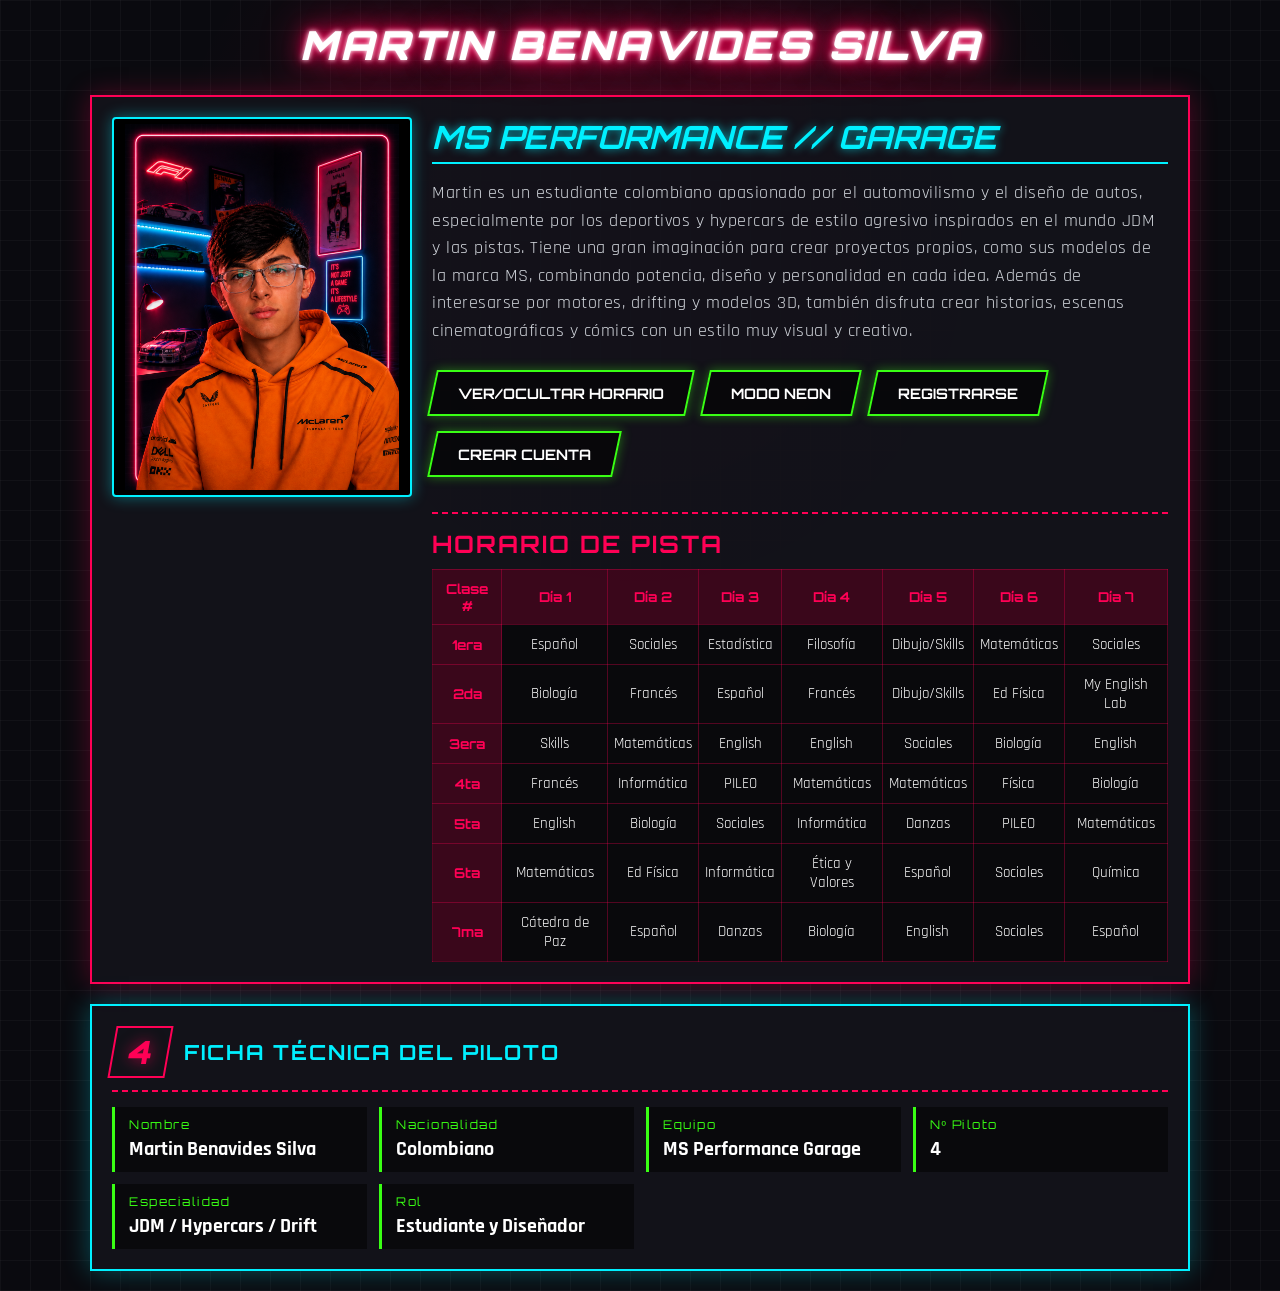
<file: index.html>
<!DOCTYPE html>
<html lang="es">
<head>
    <meta charset="UTF-8">
    <meta name="viewport" content="width=device-width, initial-scale=1.0">
    <title>Martin Benavides Silva | Tokyo Drift Edition</title>
    <link rel="preconnect" href="https://fonts.googleapis.com">
    <link rel="preconnect" href="https://fonts.gstatic.com" crossorigin>
    <link href="https://fonts.googleapis.com/css2?family=Orbitron:wght@400;700;900&family=Rajdhani:wght@500;700&display=swap" rel="stylesheet">

    <style>
        :root {
            --bg-color: #0a0a0f;
            --text-color: #ffffff;
            --accent-pink: #ff0055;
            --accent-green: #39ff14;
            --accent-cyan: #00f0ff;
            --card-bg: rgba(18, 18, 26, 0.95);
        }

        * {
            box-sizing: border-box;
            margin: 0;
            padding: 0;
        }

        body {
            background-color: var(--bg-color);
            background-image: 
                radial-gradient(circle at 50% 20%, rgba(255, 0, 85, 0.15), transparent 40%),
                linear-gradient(rgba(255, 255, 255, 0.03) 1px, transparent 1px),
                linear-gradient(90deg, rgba(255, 255, 255, 0.03) 1px, transparent 1px);
            background-size: 100% 100%, 30px 30px, 30px 30px;
            font-family: 'Rajdhani', sans-serif;
            color: var(--text-color);
            min-height: 100vh;
            padding: 20px 10px;
        }

        .contenedor-titulo {
            text-align: center;
            margin-bottom: 25px;
        }

        .titulo {
            font-family: 'Orbitron', sans-serif;
            font-size: 2.5rem;
            font-weight: 900;
            text-transform: uppercase;
            font-style: italic;
            letter-spacing: 3px;
            color: var(--text-color);
            text-shadow: 
                0 0 5px #fff,
                0 0 10px var(--accent-pink),
                0 0 20px var(--accent-pink),
                0 0 40px var(--accent-pink);
        }

        .conten-principal {
            display: flex;
            gap: 20px;
            max-width: 1100px;
            margin: 0 auto;
            background: var(--card-bg);
            border: 2px solid var(--accent-pink);
            box-shadow: 0 0 25px rgba(255, 0, 85, 0.3);
            padding: 20px;
        }

        .conten-imagen {
            flex: 0 0 300px;
            height: 380px;
            display: flex;
            align-items: center;
            justify-content: center;
            border: 2px solid var(--accent-cyan);
            border-radius: 4px;
            padding: 5px;
            box-shadow: 0 0 15px rgba(0, 240, 255, 0.4);
            background: #000;
        }

        .imagen-perfil {
            width: 100%;
            height: 100%;
            object-fit: contain;
            display: block;
        }

        .conten-parrafo {
            flex: 1;
            display: flex;
            flex-direction: column;
            gap: 15px;
        }

        .p-nombre {
            font-family: 'Orbitron', sans-serif;
            font-size: 2rem;
            font-style: italic;
            color: var(--accent-cyan);
            text-shadow: 0 0 10px rgba(0, 240, 255, 0.7);
            border-bottom: 2px solid var(--accent-cyan);
            padding-bottom: 5px;
        }

        .parrafo {
            font-size: 1.15rem;
            line-height: 1.5;
            color: #d1d5db;
            letter-spacing: 0.5px;
        }

        .botones_1 {
            display: flex;
            flex-wrap: wrap;
            gap: 15px;
            margin-top: 10px;
        }

        .boton_1 {
            font-family: 'Orbitron', sans-serif;
            font-weight: 700;
            font-size: 0.9rem;
            text-transform: uppercase;
            padding: 12px 24px;
            color: #fff;
            background: rgba(0, 0, 0, 0.6);
            border: 2px solid var(--accent-green);
            box-shadow: 0 0 10px rgba(57, 255, 20, 0.4);
            cursor: pointer;
            transition: all 0.2s ease-in-out;
            transform: skewX(-12deg);
            text-decoration: none;
            display: inline-block;
        }

        .boton_1 span {
            display: inline-block;
            transform: skewX(12deg);
        }

        .boton_1:hover {
            background: var(--accent-green);
            color: #000;
            box-shadow: 0 0 20px var(--accent-green);
            transform: skewX(-12deg) scale(1.05);
        }

        .horario {
            margin-top: 20px;
            border-top: 2px dashed var(--accent-pink);
            padding-top: 15px;
        }

        .h-titulo {
            font-family: 'Orbitron', sans-serif;
            color: var(--accent-pink);
            font-size: 1.5rem;
            margin-bottom: 10px;
            text-transform: uppercase;
            letter-spacing: 2px;
        }

        .tabla-contenedor {
            overflow-x: auto;
            width: 100%;
        }

        .tabla {
            width: 100%;
            border-collapse: collapse;
            background: rgba(0, 0, 0, 0.5);
            font-size: 0.95rem;
        }

        .tabla th, .tabla td {
            border: 1px solid rgba(255, 0, 85, 0.3);
            padding: 10px 6px;
            text-align: center;
        }

        .tabla th {
            font-family: 'Orbitron', sans-serif;
            background-color: rgba(255, 0, 85, 0.2);
            color: var(--accent-pink);
            font-size: 0.85rem;
        }

        /* MODO NEON / HACKER */
        .modo-hacker th {
            background-color: var(--accent-cyan) !important;
            color: #000 !important;
            box-shadow: 0 0 10px var(--accent-cyan);
        }

        .modo-hacker td {
            background-color: #111 !important;
            color: var(--accent-green) !important;
            border-color: var(--accent-green) !important;
            text-shadow: 0 0 5px var(--accent-green);
        }

        /* ESTILO SECCIÓN REGISTRO */
        .registro {
            display: none;
            max-width: 500px;
            margin: 40px auto;
            background: var(--card-bg);
            border: 2px solid var(--accent-cyan);
            box-shadow: 0 0 25px rgba(0, 240, 255, 0.3);
            padding: 30px;
            border-radius: 4px;
        }

        .registro label {
            display: block;
            margin-top: 15px;
            font-family: 'Orbitron', sans-serif;
            color: var(--accent-cyan);
            font-size: 0.9rem;
        }

        .registro input {
            width: 100%;
            padding: 10px;
            margin-top: 5px;
            border: 1px solid var(--accent-green);
            background: rgba(0, 0, 0, 0.7);
            color: #fff;
            font-family: 'Rajdhani', sans-serif;
            font-size: 1rem;
            outline: none;
            box-shadow: inset 0 0 5px rgba(57, 255, 20, 0.2);
        }

        .registro input:focus {
            border-color: var(--accent-cyan);
            box-shadow: 0 0 10px var(--accent-cyan);
        }

        .btn-submit {
            margin-top: 20px;
            width: 100%;
        }

        .btn-volver {
            margin-top: 15px;
            width: 100%;
            border-color: var(--accent-pink) !important;
            box-shadow: 0 0 10px rgba(255, 0, 85, 0.4) !important;
        }

        .btn-volver:hover {
            background: var(--accent-pink) !important;
            color: #fff !important;
            box-shadow: 0 0 20px var(--accent-pink) !important;
        }

        /* FICHA TÉCNICA ESTILO PILOTO F1 */
        .ficha-tecnica {
            max-width: 1100px;
            margin: 20px auto 0;
            background: var(--card-bg);
            border: 2px solid var(--accent-cyan);
            box-shadow: 0 0 25px rgba(0, 240, 255, 0.3);
            padding: 20px;
        }

        .ficha-header {
            display: flex;
            align-items: center;
            gap: 15px;
            border-bottom: 2px dashed var(--accent-pink);
            padding-bottom: 12px;
            margin-bottom: 15px;
        }

        .ficha-numero {
            font-family: 'Orbitron', sans-serif;
            font-weight: 900;
            font-size: 2rem;
            color: var(--accent-pink);
            text-shadow: 0 0 15px rgba(255, 0, 85, 0.6);
            border: 2px solid var(--accent-pink);
            padding: 4px 15px;
            transform: skewX(-10deg);
        }

        .ficha-titulo {
            font-family: 'Orbitron', sans-serif;
            color: var(--accent-cyan);
            font-size: 1.3rem;
            text-transform: uppercase;
            letter-spacing: 2px;
        }

        .ficha-grid {
            display: grid;
            grid-template-columns: repeat(auto-fit, minmax(220px, 1fr));
            gap: 12px;
        }

        .ficha-item {
            background: rgba(0, 0, 0, 0.5);
            border-left: 3px solid var(--accent-green);
            padding: 10px 14px;
        }

        .ficha-label {
            display: block;
            font-family: 'Orbitron', sans-serif;
            font-size: 0.75rem;
            color: var(--accent-green);
            letter-spacing: 1.5px;
            margin-bottom: 4px;
        }

        .ficha-valor {
            display: block;
            font-family: 'Rajdhani', sans-serif;
            font-size: 1.25rem;
            font-weight: 700;
            color: #fff;
        }

        @media (max-width: 768px) {
            .conten-principal {
                flex-direction: column;
            }
            .conten-imagen {
                width: 100%;
                flex: 1;
            }
            .titulo {
                font-size: 1.8rem;
            }
            .p-nombre {
                font-size: 1.5rem;
            }
            .botones_1 {
                justify-content: center;
            }
            .boton_1 {
                width: 100%;
                text-align: center;
            }
        }
    </style>
</head>
<body>

    <div id="pagina-inicio">
        <header>
            <div class="contenedor-titulo">
                <h1 class="titulo">Martin Benavides Silva</h1>
            </div>
        </header>

        <main class="conten-principal">
            <div class="conten-imagen">
                <img src="foto.png" alt="Foto de Martin" class="imagen-perfil">
            </div>

            <div class="conten-parrafo">
                <h2 class="p-nombre">MS PERFORMANCE // GARAGE</h2>
                <p class="parrafo">Martin es un estudiante colombiano apasionado por el automovilismo y el diseño de autos, especialmente por los deportivos y hypercars de estilo agresivo inspirados en el mundo JDM y las pistas. Tiene una gran imaginación para crear proyectos propios, como sus modelos de la marca MS, combinando potencia, diseño y personalidad en cada idea. Además de interesarse por motores, drifting y modelos 3D, también disfruta crear historias, escenas cinematográficas y cómics con un estilo muy visual y creativo.</p>
            
                <div class="botones_1">
                    <button class="boton_1" id="btn-toggle"><span>Ver/Ocultar Horario</span></button>
                    <button class="boton_1" id="btn-color"><span>Modo Neon</span></button>
                    <button class="boton_1" id="btn-registro"><span>Registrarse</span></button>
                    <a href="registro_nuevo.html" target="_blank" class="boton_1"><span>Crear Cuenta</span></a>
                </div>

                <section class="horario" id="horario">
                    <h3 class="h-titulo">Horario de Pista</h3>
                    <div class="tabla-contenedor">
                        <table class="tabla" id="tabla-clases">
                            <thead>
                                <tr>
                                    <th>Clase #</th>
                                    <th>Día 1</th>
                                    <th>Día 2</th>
                                    <th>Día 3</th>
                                    <th>Día 4</th>
                                    <th>Día 5</th>
                                    <th>Día 6</th>
                                    <th>Día 7</th>
                                </tr>
                            </thead>
                            <tbody>
                                <tr>
                                    <th>1era</th>
                                    <td>Español</td>
                                    <td>Sociales</td>
                                    <td>Estadística</td>
                                    <td>Filosofía</td>
                                    <td>Dibujo/Skills</td>
                                    <td>Matemáticas</td>
                                    <td>Sociales</td>
                                </tr>
                                <tr>
                                    <th>2da</th>
                                    <td>Biología</td>
                                    <td>Francés</td>
                                    <td>Español</td>
                                    <td>Francés</td>
                                    <td>Dibujo/Skills</td>
                                    <td>Ed Física</td>
                                    <td>My English Lab</td>
                                </tr>
                                <tr>
                                    <th>3era</th>
                                    <td>Skills</td>
                                    <td>Matemáticas</td>
                                    <td>English</td>
                                    <td>English</td>
                                    <td>Sociales</td>
                                    <td>Biología</td>
                                    <td>English</td>
                                </tr>
                                <tr>
                                    <th>4ta</th>
                                    <td>Francés</td>
                                    <td>Informática</td>
                                    <td>PILEO</td>
                                    <td>Matemáticas</td>
                                    <td>Matemáticas</td>
                                    <td>Física</td>
                                    <td>Biología</td>
                                </tr>
                                <tr>
                                    <th>5ta</th>
                                    <td>English</td>
                                    <td>Biología</td>
                                    <td>Sociales</td>
                                    <td>Informática</td>
                                    <td>Danzas</td>
                                    <td>PILEO</td>
                                    <td>Matemáticas</td>
                                </tr>
                                <tr>
                                    <th>6ta</th>
                                    <td>Matemáticas</td>
                                    <td>Ed Física</td>
                                    <td>Informática</td>
                                    <td>Ética y Valores</td>
                                    <td>Español</td>
                                    <td>Sociales</td>
                                    <td>Química</td>
                                </tr>
                                <tr>
                                    <th>7ma</th>
                                    <td>Cátedra de Paz</td>
                                    <td>Español</td>
                                    <td>Danzas</td>
                                    <td>Biología</td>
                                    <td>English</td>
                                    <td>Sociales</td>
                                    <td>Español</td>
                                </tr>
                            </tbody>
                        </table>
                    </div>
                </section>
            </div>
        </main>

        <section class="ficha-tecnica">
            <div class="ficha-header">
                <span class="ficha-numero">4</span>
                <h3 class="ficha-titulo">Ficha Técnica del Piloto</h3>
            </div>
            <div class="ficha-grid">
                <div class="ficha-item">
                    <span class="ficha-label">Nombre</span>
                    <span class="ficha-valor">Martin Benavides Silva</span>
                </div>
                <div class="ficha-item">
                    <span class="ficha-label">Nacionalidad</span>
                    <span class="ficha-valor">Colombiano</span>
                </div>
                <div class="ficha-item">
                    <span class="ficha-label">Equipo</span>
                    <span class="ficha-valor">MS Performance Garage</span>
                </div>
                <div class="ficha-item">
                    <span class="ficha-label">Nº Piloto</span>
                    <span class="ficha-valor">4</span>
                </div>
                <div class="ficha-item">
                    <span class="ficha-label">Especialidad</span>
                    <span class="ficha-valor">JDM / Hypercars / Drift</span>
                </div>
                <div class="ficha-item">
                    <span class="ficha-label">Rol</span>
                    <span class="ficha-valor">Estudiante y Diseñador</span>
                </div>
            </div>
        </section>
    </div>

    <div class="registro" id="pagina-registro">
        <div class="contenedor-titulo">
            <h1 class="titulo">Acceso / Registro</h1>
        </div>
        <form id="form-registro-index">
            <label for="nombre">NOMBRE DE USUARIO:</label>
            <input type="text" id="nombre" name="nombre" placeholder="Ingrese su piloto/usuario" required>

            <label for="password">CONTRASEÑA:</label>
            <input type="password" id="password" name="password" placeholder="••••••••" required>

            <button type="submit" class="boton_1 btn-submit"><span>Registrarse</span></button>
            <p id="mensaje-error" style="display:none; margin-top:15px; color:#ff3939; font-family:'Orbitron', sans-serif; font-size:0.85rem; letter-spacing:1px;">Acceso Denegado: Usuario o contraseña incorrectos.</p>
        </form>
        <button class="boton_1 btn-volver" id="btn-volver"><span>Volver al Garage</span></button>
    </div>

    <script>
        const horario = document.getElementById('horario');
        const btnToggle = document.getElementById('btn-toggle');
        const botonColor = document.getElementById('btn-color');
        const miTabla = document.getElementById('tabla-clases');

        // Botón Ocultar / Mostrar horario
        btnToggle.addEventListener('click', () => {
            horario.style.display = (horario.style.display === 'none') ? 'block' : 'none';
        });

        // Modo Neon / Hacker
        botonColor.addEventListener('click', () => {
            miTabla.classList.toggle('modo-hacker');
        });

        // Navegación entre Inicio y Registro
        const btnRegistro = document.getElementById('btn-registro');
        const paginaInicio = document.getElementById('pagina-inicio');
        const paginaRegistro = document.getElementById('pagina-registro');
        const btnVolver = document.getElementById('btn-volver');

        btnRegistro.addEventListener('click', () => {
            paginaInicio.style.display = 'none';
            paginaRegistro.style.display = 'block';
        });

        btnVolver.addEventListener('click', () => {
            paginaRegistro.style.display = 'none';
            paginaInicio.style.display = 'block';
        });

        // Validar credenciales y redirigir al menú si son correctas
        const formRegistroIndex = document.getElementById('form-registro-index');
        formRegistroIndex.addEventListener('submit', (e) => {
            e.preventDefault();
            const usuarioInput = document.getElementById('nombre').value.trim();
            const passwordInput = document.getElementById('password').value.trim();

            const registrados = JSON.parse(localStorage.getItem('usuariosRegistrados')) || [];
            const accesoValido = (usuarioInput === 'Martin_ms' && passwordInput === 'Mabesi2508') ||
                                 registrados.some(u => u.usuario === usuarioInput && u.contrasena === passwordInput);

            if (accesoValido) {
                localStorage.setItem('usuarioPiloto', usuarioInput);
                window.location.href = 'menu.html';
            } else {
                document.getElementById('mensaje-error').style.display = 'block';
            }
        });
    </script>
</body>
</html>
</file>
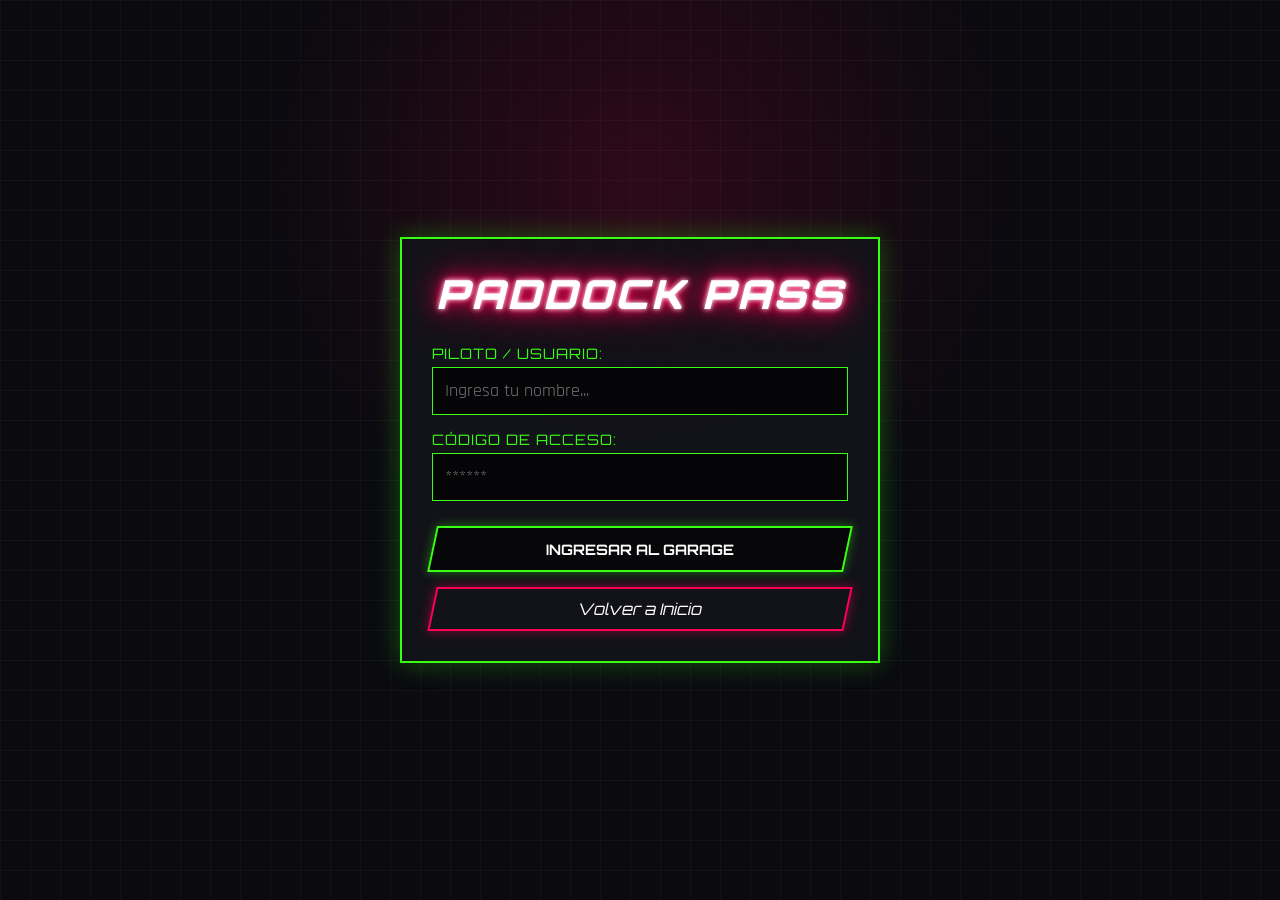
<file: diario.html>
<!DOCTYPE html>
<html lang="es">
<head>
    <meta charset="UTF-8">
    <meta name="viewport" content="width=device-width, initial-scale=1.0">
    <title>Diario de Bordo | Tokyo Drift Edition</title>
    <link rel="preconnect" href="https://fonts.googleapis.com">
    <link rel="preconnect" href="https://fonts.gstatic.com" crossorigin>
    <link href="https://fonts.googleapis.com/css2?family=Orbitron:wght@400;700;900&family=Rajdhani:wght@500;700&display=swap" rel="stylesheet">

    <style>
        /* CONFIGURACIÓN DE COLORES Y ESTILOS GLOBALES DEL SITIO */
        :root {
            --bg-color: #0a0a0f;
            --text-color: #ffffff;
            --accent-pink: #ff0055;
            --accent-green: #39ff14;
            --accent-cyan: #00f0ff;
            --card-bg: rgba(18, 18, 26, 0.95);
        }

        * {
            box-sizing: border-box;
            margin: 0;
            padding: 0;
        }

        body {
            background-color: var(--bg-color);
            background-image: 
                radial-gradient(circle at 50% 20%, rgba(255, 0, 85, 0.15), transparent 40%),
                linear-gradient(rgba(255, 255, 255, 0.03) 1px, transparent 1px),
                linear-gradient(90deg, rgba(255, 255, 255, 0.03) 1px, transparent 1px);
            background-size: 100% 100%, 30px 30px, 30px 30px;
            font-family: 'Rajdhani', sans-serif;
            color: var(--text-color);
            min-height: 100vh;
            padding: 20px 10px;
        }

        /* HEADER Y TITULOS */
        .contenedor-titulo {
            text-align: center;
            margin-bottom: 25px;
        }

        .titulo {
            font-family: 'Orbitron', sans-serif;
            font-size: 2.5rem;
            font-weight: 900;
            text-transform: uppercase;
            font-style: italic;
            letter-spacing: 3px;
            color: var(--text-color);
            text-shadow: 
                0 0 5px #fff,
                0 0 10px var(--accent-pink),
                0 0 20px var(--accent-pink);
        }

        .contenedor-diario {
            max-width: 800px;
            margin: 0 auto;
            background: var(--card-bg);
            border: 2px solid var(--accent-pink);
            box-shadow: 0 0 25px rgba(255, 0, 85, 0.3);
            padding: 25px;
        }

        /* FORMULARIO DE ENTRADAS */
        .form-diario {
            display: flex;
            flex-direction: column;
            gap: 15px;
            margin-bottom: 30px;
            border-bottom: 2px dashed var(--accent-pink);
            padding-bottom: 20px;
        }

        .form-group {
            display: flex;
            flex-direction: column;
            gap: 5px;
        }

        .form-group label {
            font-family: 'Orbitron', sans-serif;
            color: var(--accent-cyan);
            font-size: 0.9rem;
            letter-spacing: 1px;
        }

        .form-group input, .form-group textarea {
            width: 100%;
            padding: 10px;
            border: 1px solid var(--accent-cyan);
            background: rgba(0, 0, 0, 0.7);
            color: #fff;
            font-family: 'Rajdhani', sans-serif;
            font-size: 1.1rem;
            outline: none;
        }

        .form-group input:focus, .form-group textarea:focus {
            box-shadow: 0 0 10px var(--accent-cyan);
        }

        /* BOTONES GLOBALES DEL SITIO */
        .botones-container {
            display: flex;
            gap: 15px;
            justify-content: space-between;
            align-items: center;
        }

        .boton_1 {
            font-family: 'Orbitron', sans-serif;
            font-weight: 700;
            font-size: 0.85rem;
            text-transform: uppercase;
            padding: 10px 20px;
            color: #fff;
            background: rgba(0, 0, 0, 0.8);
            border: 2px solid var(--accent-green);
            box-shadow: 0 0 10px rgba(57, 255, 20, 0.4);
            cursor: pointer;
            transition: all 0.2s ease-in-out;
            transform: skewX(-12deg);
            text-decoration: none;
            display: inline-block;
        }

        .boton_1 span {
            display: inline-block;
            transform: skewX(12deg);
        }

        .boton_1:hover {
            background: var(--accent-green);
            color: #000;
            box-shadow: 0 0 20px var(--accent-green);
            transform: skewX(-12deg) scale(1.05);
        }

        .btn-menu {
            border-color: var(--accent-pink);
            box-shadow: 0 0 10px rgba(255, 0, 85, 0.4);
        }

        .btn-menu:hover {
            background: var(--accent-pink);
            color: #fff;
            box-shadow: 0 0 20px var(--accent-pink);
        }

        .btn-borrar {
            border-color: #ff3939;
            box-shadow: 0 0 10px rgba(255, 57, 57, 0.4);
            font-size: 0.75rem;
            padding: 6px 12px;
            margin-top: 10px;
        }

        .btn-borrar:hover {
            background: #ff3939;
            color: #fff;
            box-shadow: 0 0 15px #ff3939;
        }

        /* LISTA DE ENTRADAS */
        .lista-entradas {
            display: flex;
            flex-direction: column;
            gap: 15px;
        }

        .card-entrada {
            background: rgba(0, 0, 0, 0.6);
            border: 1px solid var(--accent-green);
            box-shadow: 0 0 10px rgba(57, 255, 20, 0.2);
            padding: 15px;
            position: relative;
        }

        .header-entrada {
            display: flex;
            justify-content: space-between;
            align-items: center;
            border-bottom: 1px solid rgba(57, 255, 20, 0.3);
            padding-bottom: 8px;
            margin-bottom: 10px;
        }

        .titulo-entrada {
            font-family: 'Orbitron', sans-serif;
            color: var(--accent-green);
            font-size: 1.2rem;
        }

        .fecha-entrada {
            color: var(--accent-cyan);
            font-size: 0.9rem;
            font-family: 'Orbitron', sans-serif;
        }

        .contenido-entrada {
            color: #d1d5db;
            font-size: 1.05rem;
            line-height: 1.4;
            white-space: pre-wrap;
        }

        @media (max-width: 768px) {
            .titulo {
                font-size: 1.8rem;
            }
            .botones-container {
                flex-direction: column;
                gap: 10px;
            }
            .boton_1 {
                width: 100%;
                text-align: center;
            }
        }
    </style>
</head>
<body>

    <main class="contenedor-diario">
        <header class="contenedor-titulo">
            <h1 class="titulo">Diario de Bordo</h1>
        </header>

        <form class="form-diario" id="form-diario">
            <div class="form-group">
                <label for="titulo-diario">TÍTULO DE LA BITÁCORA:</label>
                <input type="text" id="titulo-diario" placeholder="Ej: Prueba del MS Hypercar..." required>
            </div>

            <div class="form-group">
                <label for="fecha-diario">FECHA:</label>
                <input type="date" id="fecha-diario" required>
            </div>

            <div class="form-group">
                <label for="contenido-diario">NOTAS / REGISTRO:</label>
                <textarea id="contenido-diario" rows="4" placeholder="Escribe tus notas, tuning o ideas..." required></textarea>
            </div>

            <div class="botones-container">
                <button type="submit" class="boton_1"><span>Guardar Bitácora</span></button>
                <a href="menu.html" class="boton_1 btn-menu"><span>Volver al Menú</span></a>
            </div>
        </form>

        <h3 style="font-family: 'Orbitron'; color: var(--accent-pink); margin-bottom: 15px;">REGISTROS GUARDADOS</h3>
        <div class="lista-entradas" id="lista-entradas">
            </div>
    </main>

    <script>
        const formDiario = document.getElementById('form-diario');
        const listaEntradas = document.getElementById('lista-entradas');

        // Acceso restringido: si no hay sesión activa, redirigir al login
        if (!localStorage.getItem('usuarioPiloto')) {
            window.location.replace('Registro.html');
        }

        // Cargar entradas guardadas desde localStorage
        function cargarEntradas() {
            listaEntradas.innerHTML = '';
            const entradas = JSON.parse(localStorage.getItem('diarioBitacoras')) || [];

            if (entradas.length === 0) {
                listaEntradas.innerHTML = '<p style="color: #888;">No hay bitácoras registradas aún.</p>';
                return;
            }

            entradas.forEach((item, index) => {
                const card = document.createElement('div');
                card.className = 'card-entrada';

                const header = document.createElement('div');
                header.className = 'header-entrada';

                const spanTitulo = document.createElement('span');
                spanTitulo.className = 'titulo-entrada';
                spanTitulo.textContent = item.titulo;

                const spanFecha = document.createElement('span');
                spanFecha.className = 'fecha-entrada';
                spanFecha.textContent = item.fecha;

                header.appendChild(spanTitulo);
                header.appendChild(spanFecha);

                const divContenido = document.createElement('div');
                divContenido.className = 'contenido-entrada';
                divContenido.textContent = item.contenido;

                const btnBorrar = document.createElement('button');
                btnBorrar.className = 'boton_1 btn-borrar';
                btnBorrar.innerHTML = '<span>Eliminar</span>';
                btnBorrar.addEventListener('click', () => borrarEntrada(index));

                card.appendChild(header);
                card.appendChild(divContenido);
                card.appendChild(btnBorrar);
                listaEntradas.appendChild(card);
            });
        }

        // Agregar una nueva entrada
        formDiario.addEventListener('submit', (e) => {
            e.preventDefault();
            const titulo = document.getElementById('titulo-diario').value.trim();
            const fecha = document.getElementById('fecha-diario').value;
            const contenido = document.getElementById('contenido-diario').value.trim();

            const entradas = JSON.parse(localStorage.getItem('diarioBitacoras')) || [];
            entradas.unshift({ titulo, fecha, contenido }); // Agregar al inicio de la lista

            localStorage.setItem('diarioBitacoras', JSON.stringify(entradas));
            formDiario.reset();
            cargarEntradas();
        });

        // Eliminar una entrada existente
        function borrarEntrada(index) {
            const entradas = JSON.parse(localStorage.getItem('diarioBitacoras')) || [];
            entradas.splice(index, 1);
            localStorage.setItem('diarioBitacoras', JSON.stringify(entradas));
            cargarEntradas();
        }

        // Inicializar la carga al abrir la página
        cargarEntradas();
    </script>
</body>
</html>
</file>
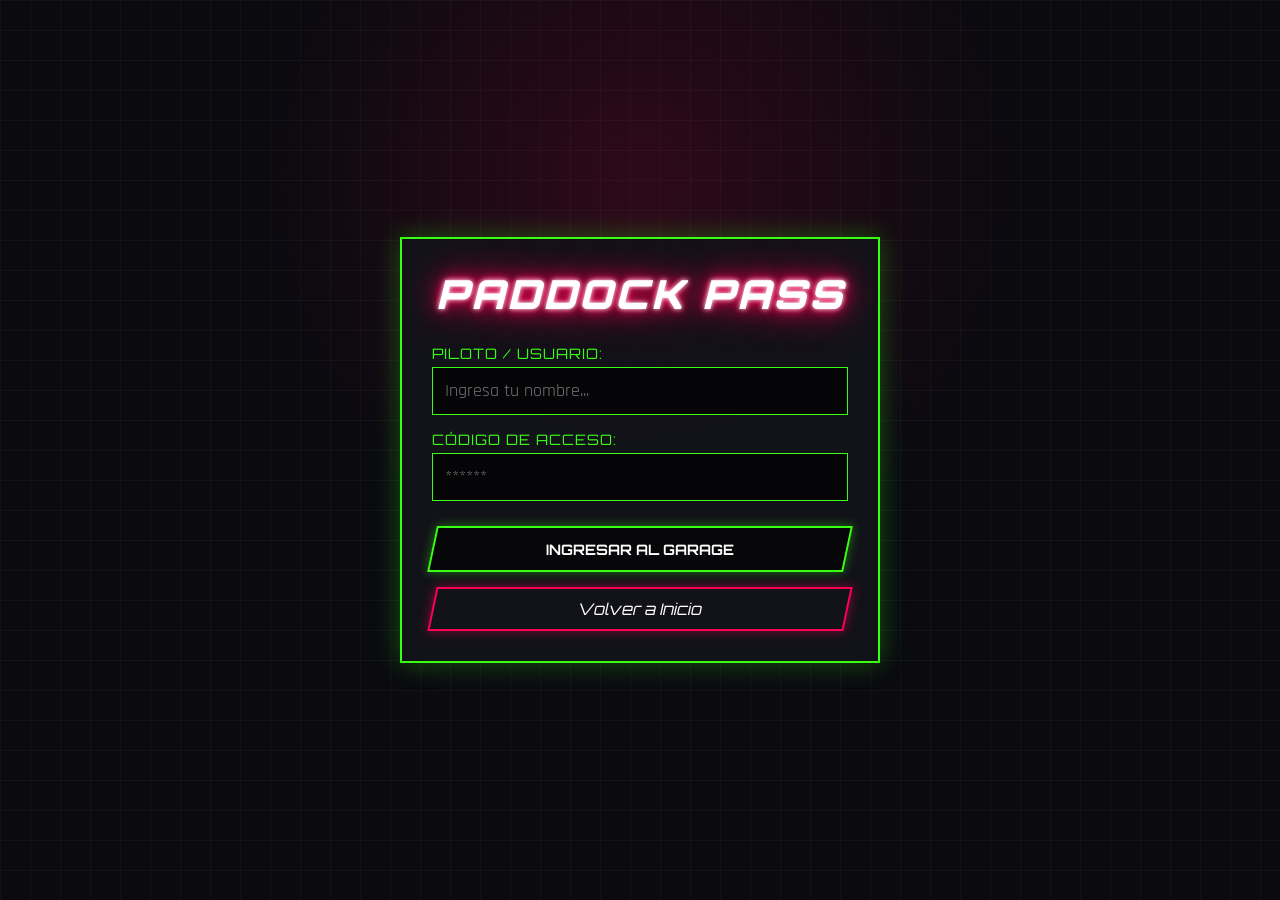
<file: juego.html>
<!DOCTYPE html>
<html lang="es">
<head>
    <meta charset="UTF-8">
    <meta name="viewport" content="width=device-width, initial-scale=1.0">
    <title>F1 Grand Prix | Control Total</title>
    <link rel="preconnect" href="https://fonts.googleapis.com">
    <link rel="preconnect" href="https://fonts.gstatic.com" crossorigin>
    <link href="https://fonts.googleapis.com/css2?family=Orbitron:wght@400;700;900&family=Rajdhani:wght@500;700&display=swap" rel="stylesheet">

    <style>
        :root {
            --bg-color: #0a0a0f;
            --text-color: #ffffff;
            --accent-pink: #ff0055;
            --accent-green: #39ff14;
            --accent-cyan: #00f0ff;
            --card-bg: rgba(18, 18, 26, 0.95);
        }

        * {
            box-sizing: border-box;
            margin: 0;
            padding: 0;
        }

        body {
            background-color: var(--bg-color);
            background-image: 
                radial-gradient(circle at 50% 20%, rgba(255, 0, 85, 0.15), transparent 40%),
                linear-gradient(rgba(255, 255, 255, 0.03) 1px, transparent 1px),
                linear-gradient(90deg, rgba(255, 255, 255, 0.03) 1px, transparent 1px);
            background-size: 100% 100%, 30px 30px, 30px 30px;
            font-family: 'Rajdhani', sans-serif;
            color: var(--text-color);
            min-height: 100vh;
            display: flex;
            flex-direction: column;
            align-items: center;
            justify-content: center;
            padding: 20px 10px;
        }

        .contenedor-titulo {
            text-align: center;
            margin-bottom: 10px;
        }

        .titulo {
            font-family: 'Orbitron', sans-serif;
            font-size: 1.9rem;
            font-weight: 900;
            text-transform: uppercase;
            font-style: italic;
            letter-spacing: 3px;
            color: var(--text-color);
            text-shadow: 
                0 0 5px #fff,
                0 0 10px var(--accent-pink),
                0 0 20px var(--accent-pink);
        }

        .hud-juego {
            font-family: 'Orbitron', sans-serif;
            font-size: 0.9rem;
            color: var(--accent-cyan);
            margin-bottom: 8px;
            text-shadow: 0 0 10px rgba(0, 240, 255, 0.7);
            text-align: center;
        }

        .hud-curva {
            color: var(--accent-green);
            margin-bottom: 12px;
            text-shadow: 0 0 10px rgba(57, 255, 20, 0.7);
        }

        .canvas-container {
            border: 3px solid var(--accent-pink);
            box-shadow: 0 0 25px rgba(255, 0, 85, 0.4);
            background: #111;
            position: relative;
        }

        canvas {
            display: block;
            background: #0d0d13;
        }

        /* TABLA DE MEJORES PUNTAJES */
        .mejores-box {
            width: 100%;
            max-width: 386px;
            margin-top: 15px;
            background: var(--card-bg);
            border: 2px solid var(--accent-cyan);
            box-shadow: 0 0 15px rgba(0, 240, 255, 0.3);
            padding: 15px;
        }

        .mejores-titulo {
            font-family: 'Orbitron', sans-serif;
            color: var(--accent-cyan);
            font-size: 0.9rem;
            letter-spacing: 2px;
            margin-bottom: 10px;
            text-align: center;
        }

        .mejores-lista {
            list-style: none;
            display: flex;
            flex-direction: column;
            gap: 6px;
        }

        .mejores-item {
            display: flex;
            justify-content: space-between;
            align-items: center;
            background: rgba(0, 0, 0, 0.5);
            border-left: 3px solid var(--accent-pink);
            padding: 6px 10px;
            font-family: 'Rajdhani', sans-serif;
            font-size: 1.05rem;
            color: #fff;
        }

        .mejores-pos {
            font-family: 'Orbitron', sans-serif;
            color: var(--accent-pink);
            font-weight: 700;
        }

        .mejores-nombre {
            flex: 1;
            margin-left: 8px;
            text-transform: uppercase;
            color: #d1d5db;
            overflow: hidden;
            text-overflow: ellipsis;
            white-space: nowrap;
        }

        .mejores-puntaje {
            font-family: 'Orbitron', sans-serif;
            color: var(--accent-green);
            font-weight: 700;
        }

        .botones-juego {
            display: flex;
            gap: 15px;
            margin-top: 15px;
        }

        .boton_1 {
            font-family: 'Orbitron', sans-serif;
            font-weight: 700;
            font-size: 0.85rem;
            text-transform: uppercase;
            padding: 10px 20px;
            color: #fff;
            background: rgba(0, 0, 0, 0.8);
            border: 2px solid var(--accent-green);
            box-shadow: 0 0 10px rgba(57, 255, 20, 0.4);
            cursor: pointer;
            transition: all 0.2s ease-in-out;
            transform: skewX(-12deg);
            text-decoration: none;
            display: inline-block;
        }

        .boton_1 span {
            display: inline-block;
            transform: skewX(12deg);
        }

        .boton_1:hover {
            background: var(--accent-green);
            color: #000;
            box-shadow: 0 0 20px var(--accent-green);
            transform: skewX(-12deg) scale(1.05);
        }

        .btn-menu {
            border-color: var(--accent-pink);
            box-shadow: 0 0 10px rgba(255, 0, 85, 0.4);
        }

        .btn-menu:hover {
            background: var(--accent-pink);
            color: #fff;
            box-shadow: 0 0 20px var(--accent-pink);
        }

        .instrucciones {
            margin-top: 12px;
            font-size: 0.95rem;
            color: #a0a0a0;
            text-align: center;
        }

        @media (max-width: 768px) {
            .titulo {
                font-size: 1.4rem;
            }
            .hud-juego {
                font-size: 0.78rem;
            }
            .botones-juego {
                flex-direction: column;
                width: 100%;
                max-width: 386px;
            }
            .boton_1 {
                width: 100%;
                text-align: center;
            }
        }
    </style>
</head>
<body>

    <header class="contenedor-titulo">
        <h1 class="titulo">F1 Grand Prix Simulator</h1>
    </header>

    <div class="hud-juego">
        VELOCIDAD: <span id="speed-text">0</span> KM/H | EN VUELTA: <span id="lap-text">1</span> DE 3 | POS: <span id="pos-text">P1</span>
    </div>

    <div class="hud-juego hud-curva">
        TRAYECTO: <span id="curva-text">RECTA</span> | ADELANTAMIENTOS: <span id="overtake-text">0</span> | PUNTAJE: <span id="score-text">0</span> | INTEGRIDAD: <span id="integrity-text">100%</span> | TU MEJOR: <span id="best-text">0</span>
    </div>

    <div class="canvas-container">
        <canvas id="gameCanvas" width="380" height="520"></canvas>
    </div>

    <div class="mejores-box">
        <h3 class="mejores-titulo">TOP 5 MEJORES GRANDES PREMIOS</h3>
        <ol class="mejores-lista" id="mejores-lista"></ol>
    </div>

    <p class="instrucciones">Gran Premio de 3 vueltas. [ ▲ / W ] Acelerar (máx 350 km/h) | [ ▼ / S ] Frenar | [ ◄ ► / A D ] Girar. Adelanta rivales, frena en las curvas lentas y evita el contacto. Tocar el borde desacelera.</p>

    <div class="botones-juego">
        <button class="boton_1" id="btn-reiniciar"><span>Reiniciar Carrera</span></button>
        <a href="menu.html" class="boton_1 btn-menu"><span>Volver al Menú</span></a>
    </div>

    <script>
        const canvas = document.getElementById('gameCanvas');
        const ctx = canvas.getContext('2d');

        // Acceso restringido: si no hay sesión activa, redirigir al login
        if (!localStorage.getItem('usuarioPiloto')) {
            window.location.replace('Registro.html');
        }

        const piloto = localStorage.getItem('usuarioPiloto') || 'Piloto';
        const MEJORES_KEY = 'nightDriftMejores';
        const MEJORES_USUARIO_KEY = 'mejoresPorUsuario';

        // Configuración del Gran Premio
        const LAPS = 3;
        const LAP_LENGTH = 20000;
        const TOTAL_DIST = LAPS * LAP_LENGTH;
        const F1_POINTS = [25, 18, 15, 12, 10, 8, 6, 4, 2, 1];

        let score = 0;
        let overtakes = 0;
        let raceFinished = false;
        let puntajeGuardado = false;
        let spinMsg = 0;
        let playerDNF = false;
        let shake = 0;
        let animationFrameId;
        let playerDist = 0;

        const roadHalf = 115;

        // FÍSICA DEL MONOPLAZA (velocidad máxima 350 km/h)
        const player = {
            x: canvas.width / 2,
            y: canvas.height - 90,
            width: 20,
            height: 46,
            angle: 0,
            speed: 0,
            maxSpeed: 350,
            accel: 4.5,
            brake: 16,
            friction: 0.992,
            vx: 0,
            maxLat: 4.8,
            driftFriction: 0.88,
            invulnerable: 0,
            integrity: 100
        };

        let particles = [];

        // Parrilla rival (códigos estilo F1 y colores de equipo)
        const RIVAL_NAMES = ['VER', 'HAM', 'LEC', 'PER', 'RUS', 'ALO', 'SAI'];
        const RIVAL_COLORS = ['#3671c6', '#ff0055', '#00f0ff', '#ffb700', '#39ff14', '#8a2be2', '#ff3939'];
        let rivals = [];

        const keys = { up: false, down: false, left: false, right: false };

        document.addEventListener('keydown', (e) => {
            if (['ArrowUp', 'ArrowDown', 'ArrowLeft', 'ArrowRight'].includes(e.key)) e.preventDefault();
            if (e.key === 'ArrowUp' || e.key.toLowerCase() === 'w') keys.up = true;
            if (e.key === 'ArrowDown' || e.key.toLowerCase() === 's') keys.down = true;
            if (e.key === 'ArrowLeft' || e.key.toLowerCase() === 'a') keys.left = true;
            if (e.key === 'ArrowRight' || e.key.toLowerCase() === 'd') keys.right = true;
        });

        document.addEventListener('keyup', (e) => {
            if (e.key === 'ArrowUp' || e.key.toLowerCase() === 'w') keys.up = false;
            if (e.key === 'ArrowDown' || e.key.toLowerCase() === 's') keys.down = false;
            if (e.key === 'ArrowLeft' || e.key.toLowerCase() === 'a') keys.left = false;
            if (e.key === 'ArrowRight' || e.key.toLowerCase() === 'd') keys.right = false;
        });

        // Trazado de la pista con curvas rápidas (amplias) y lentas (cerradas)
        let trackComps = [];

        function generarCircuito() {
            const comps = [];
            const n = 2 + Math.floor(Math.random() * 3);
            for (let i = 0; i < n; i++) {
                const amp = 15 + Math.random() * 25;
                const wavelength = (350 + Math.random() * 850) * (1 + i * 0.5);
                const phase = Math.random() * Math.PI * 2;
                comps.push({ amp: amp, freq: 1 / wavelength, phase: phase });
            }
            const total = comps.reduce((s, c) => s + c.amp, 0);
            if (total > 75) {
                const k = 75 / total;
                comps.forEach(c => c.amp *= k);
            }
            return comps;
        }

        function roadCenterX(d) {
            let x = canvas.width / 2;
            for (const c of trackComps) {
                x += c.amp * Math.sin(d * c.freq + c.phase);
            }
            return x;
        }

        // ---------------- PUNTAJES ALTOS ----------------
        function cargarMejores() {
            try {
                return JSON.parse(localStorage.getItem(MEJORES_KEY)) || [];
            } catch (e) {
                return [];
            }
        }

        function cargarMejorUsuario() {
            try {
                const m = JSON.parse(localStorage.getItem(MEJORES_USUARIO_KEY)) || {};
                return m[piloto] || 0;
            } catch (e) {
                return 0;
            }
        }

        function guardarMejorUsuario() {
            const m = JSON.parse(localStorage.getItem(MEJORES_USUARIO_KEY)) || {};
            if (!m[piloto] || score > m[piloto]) {
                m[piloto] = score;
                localStorage.setItem(MEJORES_USUARIO_KEY, JSON.stringify(m));
            }
        }

        function guardarPuntaje() {
            if (puntajeGuardado) return;
            const pos = calcularPosicion();
            const puntos = playerDNF ? 0 : (F1_POINTS[pos - 1] || 0);
            score = overtakes * 10 + puntos;

            const mejores = cargarMejores();
            mejores.push({ nombre: piloto, puntaje: score });
            mejores.sort((a, b) => b.puntaje - a.puntaje);
            localStorage.setItem(MEJORES_KEY, JSON.stringify(mejores.slice(0, 5)));
            guardarMejorUsuario();
            puntajeGuardado = true;
            renderMejores();
        }

        function mejorPuntaje() {
            return cargarMejorUsuario();
        }

        function renderMejores() {
            const mejores = cargarMejores();
            const lista = document.getElementById('mejores-lista');
            lista.innerHTML = '';
            document.getElementById('best-text').textContent = mejorPuntaje();

            if (mejores.length === 0) {
                const li = document.createElement('li');
                li.className = 'mejores-item';
                li.textContent = 'Aún no hay Grandes Premios registrados.';
                lista.appendChild(li);
                return;
            }

            mejores.forEach((item, i) => {
                const li = document.createElement('li');
                li.className = 'mejores-item';

                const pos = document.createElement('span');
                pos.className = 'mejores-pos';
                pos.textContent = '#' + (i + 1);

                const nombre = document.createElement('span');
                nombre.className = 'mejores-nombre';
                nombre.textContent = item.nombre;

                const puntos = document.createElement('span');
                puntos.className = 'mejores-puntaje';
                puntos.textContent = item.puntaje;

                li.appendChild(pos);
                li.appendChild(nombre);
                li.appendChild(puntos);
                lista.appendChild(li);
            });
        }

        // ---------------- PARRILA ----------------
        function inicializarRivales() {
            rivals = [];
            const lanes = [-46, 46, 0, -46, 46, 0, -46];
            RIVAL_NAMES.forEach((nombre, i) => {
                rivals.push({
                    nombre: nombre,
                    color: RIVAL_COLORS[i],
                    width: 20,
                    height: 46,
                    dist: 26 + i * 26,
                    lane: lanes[i],
                    topSpeed: 285 + Math.random() * 55,
                    curSpeed: 0,
                    prevGap: null,
                    gap: null,
                    dnf: false,
                    crashTimer: 0,
                    retired: false,
                    x: 0,
                    y: 0
                });
            });
        }

        function calcularPosicion() {
            const orden = rivals.filter(r => !r.dnf && !r.retired)
                .map(r => ({ dist: r.dist, jugador: false }))
                .concat([{ dist: playerDist, jugador: true }]);
            orden.sort((a, b) => b.dist - a.dist);
            return orden.findIndex(o => o.jugador) + 1;
        }

        function clasificacion() {
            const orden = rivals.filter(r => !r.dnf && !r.retired)
                .map(r => ({ codigo: r.nombre, color: r.color, dist: r.dist, jugador: false }));
            if (!playerDNF) {
                orden.push({ codigo: piloto.toUpperCase().slice(0, 8), color: '#00f0ff', dist: playerDist, jugador: true });
            }
            orden.sort((a, b) => b.dist - a.dist);
            return orden;
        }

        function puntajeActual() {
            return overtakes * 10;
        }

        // Los rivales aceleran, frenan en las curvas y avanzan por la pista
        function moverRivales() {
            rivals.forEach(ai => {
                if (ai.dnf) {
                    if (ai.crashTimer > 0) {
                        ai.crashTimer--;
                        if (Math.random() < 0.45) createSmoke(ai.x, ai.y - 8);
                        if (Math.random() < 0.2) createSparks(ai.x, ai.y);
                        if (ai.crashTimer <= 0) ai.retired = true;
                    }
                    return;
                }

                const lat = Math.abs(roadCenterX(ai.dist) - roadCenterX(ai.dist - ai.topSpeed * 0.06));
                let factor = 1;
                if (lat > 3.2) factor = 0.55;
                else if (lat > 2.4) factor = 0.72;
                else if (lat > 1.4) factor = 0.86;

                const objetivo = ai.topSpeed * factor;
                ai.curSpeed += (objetivo - ai.curSpeed) * 0.02;
                if (ai.curSpeed < 0) ai.curSpeed = 0;

                // Riesgo de choque en curvas lentas a alta velocidad
                if (lat > 2.4 && ai.curSpeed > 120 && Math.random() < 0.00013) {
                    crashBot(ai);
                    return;
                }

                ai.prevGap = ai.dist - playerDist;
                ai.dist += ai.curSpeed * 0.06;
            });

            // Colisión entre bots: se tocan pero no se traspasan (los restos retirados no bloquean)
            const orden = rivals.filter(r => !r.retired).slice().sort((a, b) => b.dist - a.dist);
            const MIN_GAP = 44;
            for (let i = 0; i < orden.length - 1; i++) {
                const delante = orden[i];
                const detras = orden[i + 1];
                if (detras.dnf) continue;
                if (delante.dist - detras.dist < MIN_GAP) {
                    detras.dist = delante.dist - MIN_GAP;
                    detras.curSpeed = Math.max(0, Math.min(detras.curSpeed, delante.curSpeed));
                    if (Math.random() < (delante.dnf ? 0.06 : 0.03)) crashBot(detras);
                }
            }

            rivals.forEach(ai => {
                ai.gap = ai.dist - playerDist;
                ai.y = player.y - ai.gap;
                ai.x = roadCenterX(ai.dist) + ai.lane;
            });
        }

        function crashBot(ai) {
            if (ai.dnf) return;
            ai.dnf = true;
            ai.crashTimer = 100;
            ai.curSpeed = 0;
            ai.gap = ai.dist - playerDist;
            ai.y = player.y - ai.gap;
            ai.x = roadCenterX(ai.dist) + ai.lane;
            for (let i = 0; i < 8; i++) createSparks(ai.x, ai.y);
            createDebris(ai.x, ai.y);
            shake = Math.max(shake, 8);
        }

        // ---------------- PARTÍCULAS ----------------
        function createSmoke(x, y) {
            particles.push({
                x: x,
                y: y,
                radius: Math.random() * 4 + 2,
                alpha: 0.6,
                vx: (Math.random() - 0.5) * 1.5,
                vy: player.speed * 0.12,
                color: '0, 240, 255'
            });
        }

        function createSparks(x, y) {
            for (let i = 0; i < 4; i++) {
                particles.push({
                    x: x,
                    y: y,
                    radius: Math.random() * 2 + 1,
                    alpha: 0.8,
                    vx: (Math.random() - 0.5) * 3,
                    vy: -Math.random() * 2,
                    color: '255, 120, 0'
                });
            }
        }

        function createDebris(x, y) {
            for (let i = 0; i < 12; i++) {
                particles.push({
                    x: x,
                    y: y,
                    radius: Math.random() * 3 + 1.5,
                    alpha: 0.9,
                    vx: (Math.random() - 0.5) * 5,
                    vy: (Math.random() - 0.5) * 4,
                    color: Math.random() < 0.5 ? '255, 170, 0' : '255, 80, 40'
                });
            }
        }

        // ---------------- DIBUJO DEL MONOPLAZA F1 ----------------
        function drawF1Car(x, y, angle, primary, accent, dim) {
            ctx.save();
            ctx.translate(x, y);
            ctx.rotate(angle);
            const w = player.width;
            const h = player.height;

            if (dim) ctx.globalAlpha = 0.5;

            // Neón Underglow
            ctx.shadowBlur = 18;
            ctx.shadowColor = accent;
            ctx.fillStyle = accent + '55';
            ctx.fillRect(-w / 2 - 3, -h / 2, w + 6, h);
            ctx.shadowBlur = 0;

            // Ruedas
            ctx.fillStyle = '#0d0d13';
            ctx.fillRect(-w / 2 - 4, -h / 2 + 6, 5, 11);
            ctx.fillRect(w / 2 - 1, -h / 2 + 6, 5, 11);
            ctx.fillRect(-w / 2 - 4, h / 2 - 17, 5, 11);
            ctx.fillRect(w / 2 - 1, h / 2 - 17, 5, 11);

            // Cuerpo del monoplaza
            ctx.fillStyle = primary;
            ctx.beginPath();
            ctx.moveTo(0, -h / 2);
            ctx.lineTo(w / 2 - 4, -h / 2 + 8);
            ctx.lineTo(w / 2 - 4, h / 2 - 3);
            ctx.lineTo(-w / 2 + 4, h / 2 - 3);
            ctx.lineTo(-w / 2 + 4, -h / 2 + 8);
            ctx.closePath();
            ctx.fill();

            // Alerón delantero
            ctx.fillStyle = accent;
            ctx.shadowBlur = 8;
            ctx.shadowColor = accent;
            ctx.fillRect(-(w / 2 + 5), -h / 2 - 3, w + 10, 4);

            // Alerón trasero
            ctx.fillRect(-(w / 2 + 5), h / 2 - 1, w + 10, 4);
            ctx.shadowBlur = 0;

            // Halo
            ctx.strokeStyle = accent;
            ctx.lineWidth = 2;
            ctx.beginPath();
            ctx.moveTo(-5, -h / 2 + 12);
            ctx.lineTo(0, -h / 2 + 17);
            ctx.lineTo(5, -h / 2 + 12);
            ctx.stroke();

            // Cockpit
            ctx.fillStyle = '#0a0a0f';
            ctx.beginPath();
            ctx.arc(0, -h / 2 + 16, 5, 0, Math.PI * 2);
            ctx.fill();

            // Línea central del coche
            ctx.fillStyle = 'rgba(255,255,255,0.25)';
            ctx.fillRect(-1.5, -h / 2 + 6, 3, h - 12);
            ctx.restore();
        }

        // ---------------- UPDATE ----------------
        function update() {
            if (raceFinished) return;

            // 1. Control de velocidad (máximo 350 km/h)
            if (keys.up) {
                player.speed = Math.min(player.speed + player.accel, player.maxSpeed);
            } else if (keys.down) {
                player.speed = Math.max(player.speed - player.brake, 0);
            } else {
                player.speed *= player.friction;
                if (player.speed < 0.5) player.speed = 0;
            }

            document.getElementById('speed-text').textContent = Math.round(player.speed);

            if (player.invulnerable > 0) player.invulnerable--;
            if (spinMsg > 0) spinMsg--;
            if (shake > 0) shake--;

            const integText = document.getElementById('integrity-text');
            integText.textContent = player.integrity + '%';
            integText.style.color = player.integrity > 50 ? '#39ff14' : player.integrity > 25 ? '#ffb700' : '#ff0055';

            const scroll = player.speed * 0.06;
            const rc = roadCenterX(playerDist);

            // 2. Etiqueta de la curva según su cerrazón (rápida o lenta)
            const latMove = Math.abs(rc - roadCenterX(playerDist - scroll));
            let curvaLabel = 'RECTA';
            if (latMove >= 0.6 && latMove < 2.4) curvaLabel = 'CURVA RÁPIDA';
            else if (latMove >= 2.4) curvaLabel = 'CURVA LENTA';
            document.getElementById('curva-text').textContent = curvaLabel;

            // 3. Giro del monoplaza (solo con velocidad)
            const steer = player.speed > 25 ? 0.95 : 0;
            if (player.speed > 0.5) {
                if (keys.left) {
                    player.angle = Math.max(player.angle - 0.05, -0.55);
                    player.vx -= steer;
                } else if (keys.right) {
                    player.angle = Math.min(player.angle + 0.05, 0.55);
                    player.vx += steer;
                } else {
                    player.angle *= 0.85;
                }
            } else {
                player.angle *= 0.8;
            }

            player.vx = Math.max(-player.maxLat, Math.min(player.maxLat, player.vx));
            player.x += player.vx;
            player.vx *= player.driftFriction;

            // 4. Tocar el borde desacelera (no termina la carrera)
            const borde = roadHalf - player.width / 2 - 4;
            const dev = player.x - rc;
            if (Math.abs(dev) > borde) {
                player.speed *= 0.95;
                player.x = rc + Math.sign(dev) * borde;
                player.vx = 0;
                createSparks(player.x, player.y);
            }

            // 5. Humo y puntos por derrape
            if (Math.abs(player.angle) > 0.18 && player.speed > 40) {
                createSmoke(player.x, player.y + player.height / 2);
            }

            // Humo del coche dañado
            if (player.integrity < 50 && player.speed > 60 && Math.random() < 0.12) {
                createSmoke(player.x - 6, player.y + player.height / 2);
            }

            // 6. Avance del piloto por la pista
            playerDist += scroll;

            // 7. Movimiento de los rivales
            moverRivales();

            // 8. Contactos (spin out, daño y posibles DNF)
            let playerCrashed = false;
            rivals.forEach(ai => {
                if (ai.retired || ai.y < -80 || ai.y > canvas.height + 80) return;
                if (
                    player.invulnerable <= 0 &&
                    Math.abs(player.x - ai.x) < (player.width + ai.width) / 2 &&
                    Math.abs(player.y - ai.y) < (player.height + ai.height) / 2
                ) {
                    player.speed = 0;
                    player.vx = 0;
                    player.angle = (Math.random() - 0.5) * 0.8;
                    player.invulnerable = 120;
                    spinMsg = 60;
                    shake = 14;
                    player.integrity = Math.max(0, player.integrity - 18 - Math.round(Math.random() * 14));
                    createSparks(player.x, player.y);
                    createDebris(player.x, player.y);
                    if (!ai.dnf && Math.random() < 0.25) crashBot(ai);

                    if (player.integrity <= 0) {
                        playerDNF = true;
                        raceFinished = true;
                        playerCrashed = true;
                    }
                }
            });
            if (playerCrashed) {
                guardarPuntaje();
                draw();
                return;
            }

            // 9. Adelantamientos realizados
            rivals.forEach(ai => {
                if (ai.dnf) return;
                if (ai.prevGap !== null && ai.prevGap > 0 && ai.gap < -26) {
                    overtakes++;
                    document.getElementById('overtake-text').textContent = overtakes;
                    document.getElementById('score-text').textContent = puntajeActual();
                }
            });

            // 10. Posición y vuelta
            document.getElementById('pos-text').textContent = 'P' + calcularPosicion();
            const vuelta = Math.min(LAPS, Math.floor(playerDist / LAP_LENGTH) + 1);
            document.getElementById('lap-text').textContent = vuelta;

            // 11. Humo
            for (let i = 0; i < particles.length; i++) {
                const p = particles[i];
                p.x += p.vx;
                p.y += p.vy;
                p.alpha -= 0.02;
                if (p.alpha <= 0) {
                    particles.splice(i, 1);
                    i--;
                }
            }

            // 12. Bandera a cuadros
            if (playerDist >= TOTAL_DIST) {
                raceFinished = true;
                guardarPuntaje();
                draw();
                return;
            }

            draw();
            animationFrameId = requestAnimationFrame(update);
        }

        // ---------------- DRAW ----------------
        function draw() {
            // Fondo
            ctx.fillStyle = '#0a0a0f';
            ctx.fillRect(0, 0, canvas.width, canvas.height);

            // Temblor de cámara por choques
            ctx.save();
            if (shake > 0 && !raceFinished) {
                ctx.translate((Math.random() - 0.5) * shake, (Math.random() - 0.5) * shake);
            }

            // Pista con curvas
            const step = 8;
            const lefts = [];
            const rights = [];
            const centers = [];
            for (let y = 0; y <= canvas.height; y += step) {
                const d = playerDist + (player.y - y);
                const rc = roadCenterX(d);
                lefts.push({ x: rc - roadHalf, y: y });
                rights.push({ x: rc + roadHalf, y: y });
                centers.push({ x: rc, y: y });
            }

            // Asfalto
            ctx.beginPath();
            ctx.moveTo(lefts[0].x, lefts[0].y);
            for (const p of lefts) ctx.lineTo(p.x, p.y);
            for (let i = rights.length - 1; i >= 0; i--) ctx.lineTo(rights[i].x, rights[i].y);
            ctx.closePath();
            ctx.fillStyle = '#15151d';
            ctx.fill();

            // Bordes neón de la pista
            ctx.lineWidth = 3;
            for (const side of [lefts, rights]) {
                ctx.beginPath();
                ctx.moveTo(side[0].x, side[0].y);
                for (const p of side) ctx.lineTo(p.x, p.y);
                ctx.strokeStyle = '#ff0055';
                ctx.shadowBlur = 10;
                ctx.shadowColor = '#ff0055';
                ctx.stroke();
            }
            ctx.shadowBlur = 0;

            // Curbs rojo-blanco en los bordes
            for (let y = 0; y < canvas.height; y += 12) {
                const d = playerDist + (player.y - y);
                const rc = roadCenterX(d);
                const color = Math.floor(d / 24) % 2 === 0 ? '#ff0055' : '#ffffff';
                ctx.fillStyle = color;
                ctx.fillRect(rc - roadHalf, y, 6, 12);
                ctx.fillRect(rc + roadHalf - 6, y, 6, 12);
            }

            // Línea central discontinua
            ctx.strokeStyle = 'rgba(255,255,255,0.35)';
            ctx.setLineDash([16, 16]);
            ctx.lineDashOffset = -playerDist;
            ctx.lineWidth = 3;
            ctx.beginPath();
            ctx.moveTo(centers[0].x, centers[0].y);
            for (const p of centers) ctx.lineTo(p.x, p.y);
            ctx.stroke();
            ctx.setLineDash([]);

            // Indicador de vuelta durante la carrera
            if (!raceFinished) {
                const v = Math.min(LAPS, Math.floor(playerDist / LAP_LENGTH) + 1);
                ctx.textAlign = 'center';
                ctx.font = 'bold 16px Orbitron';
                ctx.fillStyle = '#ffffff';
                ctx.shadowColor = '#ff0055';
                ctx.shadowBlur = 8;
                ctx.fillText(`VUELTA ${v}/${LAPS}`, canvas.width / 2, 22);
                ctx.shadowBlur = 0;
            }

            // Partículas
            particles.forEach(p => {
                ctx.save();
                ctx.fillStyle = `rgba(${p.color}, ${p.alpha})`;
                ctx.beginPath();
                ctx.arc(p.x, p.y, p.radius, 0, Math.PI * 2);
                ctx.fill();
                ctx.restore();
            });

            // Rivales (solo los visibles; los retirados desaparecen)
            rivals.forEach(ai => {
                if (ai.retired || ai.y < -80 || ai.y > canvas.height + 80) return;
                const estrellado = ai.dnf && ai.crashTimer > 0;
                drawF1Car(ai.x, ai.y, estrellado ? (Math.random() - 0.5) * 0.6 : 0, ai.color, estrellado ? '#ff0000' : '#ffffff', estrellado);
                if (estrellado) {
                    ctx.textAlign = 'center';
                    ctx.font = 'bold 12px Orbitron';
                    ctx.fillStyle = '#ff3939';
                    ctx.shadowColor = '#ff3939';
                    ctx.shadowBlur = 8;
                    ctx.fillText('DNF', ai.x, ai.y - 34);
                    ctx.shadowBlur = 0;
                }
            });

            // Jugador (parpadea mientras es invulnerable tras un contacto)
            const parpadeo = player.invulnerable > 0 && (Math.floor(player.invulnerable / 8) % 2 === 0);
            drawF1Car(player.x, player.y, player.angle, '#00f0ff', '#ff0055', parpadeo);

            // Mensaje de contacto
            if (spinMsg > 0) {
                ctx.textAlign = 'center';
                ctx.font = 'bold 16px Orbitron';
                ctx.fillStyle = '#ff0055';
                ctx.fillText('¡CONTACTO! SPIN OUT', canvas.width / 2, canvas.height / 2 - 120);
            }

            // Fin del temblor de cámara (la pantalla final queda estable)
            ctx.restore();

            // Resultado de la carrera con podio
            if (raceFinished) {
                const pos = calcularPosicion();
                const fin = clasificacion();
                ctx.fillStyle = 'rgba(0, 0, 0, 0.94)';
                ctx.fillRect(-30, -30, canvas.width + 60, canvas.height + 60);

                ctx.textAlign = 'center';
                ctx.font = 'bold 24px Orbitron';
                if (playerDNF) {
                    ctx.fillStyle = '#ff3939';
                    ctx.shadowColor = '#ff3939';
                    ctx.shadowBlur = 12;
                    ctx.fillText('DNF - CARRO DESTRUIDO', canvas.width / 2, 60);
                } else {
                    ctx.fillStyle = '#39ff14';
                    ctx.shadowColor = '#39ff14';
                    ctx.shadowBlur = 12;
                    ctx.fillText('FIN DE CARRERA', canvas.width / 2, 60);
                }
                ctx.shadowBlur = 0;

                // Piso del podio
                const podiumBottom = 320;
                ctx.fillStyle = 'rgba(255, 255, 255, 0.08)';
                ctx.fillRect(canvas.width / 2 - 175, podiumBottom, 350, 8);

                // Escalones del podio: P1 centro, P2 izquierda, P3 derecha
                const podios = [
                    { cx: canvas.width / 2,      h: 85, color: '#ffd700' },
                    { cx: canvas.width / 2 - 92, h: 60, color: '#c0c0c0' },
                    { cx: canvas.width / 2 + 92, h: 40, color: '#ffb700' }
                ];
                const podioW = 84;

                for (let i = 0; i < 3; i++) {
                    const p = podios[i];
                    const r = fin[i] || { codigo: '---', color: '#333', jugador: false };
                    const x = p.cx - podioW / 2;
                    const y = podiumBottom - p.h;

                    // Escalón neón
                    ctx.fillStyle = p.color;
                    ctx.shadowColor = p.color;
                    ctx.shadowBlur = 14;
                    ctx.fillRect(x, y, podioW, p.h);
                    ctx.shadowBlur = 0;

                    // Cara frontal más oscura
                    ctx.fillStyle = 'rgba(0, 0, 0, 0.25)';
                    ctx.fillRect(x, y + p.h - 12, podioW, 12);

                    // Placa del piloto sobre el escalón
                    ctx.font = 'bold 15px Orbitron';
                    ctx.fillStyle = '#0a0a0f';
                    ctx.fillText(`${i + 1}º ${r.codigo}`, p.cx, y - 10);

                    // Marca del jugador
                    if (r.jugador) {
                        ctx.font = 'bold 10px Orbitron';
                        ctx.fillStyle = '#00f0ff';
                        ctx.fillText('★ TÚ', p.cx, y - 26);
                    }
                }

                // Resumen del piloto
                ctx.font = 'bold 16px Orbitron';
                ctx.fillStyle = playerDNF ? '#ff3939' : '#ffffff';
                ctx.fillText(`TU POSICIÓN: ${playerDNF ? 'DNF' : 'P' + pos}`, canvas.width / 2, podiumBottom + 34);

                ctx.font = '14px Rajdhani';
                ctx.fillStyle = '#00f0ff';
                ctx.fillText(`ADELANTAMIENTOS: ${overtakes}   PUNTAJE: ${score}`, canvas.width / 2, podiumBottom + 56);

                ctx.font = '13px Orbitron';
                ctx.fillStyle = '#39ff14';
                ctx.fillText(`TU MEJOR: ${mejorPuntaje()}`, canvas.width / 2, podiumBottom + 78);

                // Top 5 históricos
                const mejores = cargarMejores();
                ctx.font = '12px Orbitron';
                ctx.fillStyle = '#ff0055';
                ctx.fillText('TOP 5', canvas.width / 2, podiumBottom + 108);

                if (mejores.length === 0) {
                    ctx.font = '13px Rajdhani';
                    ctx.fillStyle = '#d1d5db';
                    ctx.fillText('Aún no hay registros', canvas.width / 2, podiumBottom + 128);
                } else {
                    ctx.font = '13px Rajdhani';
                    ctx.fillStyle = '#d1d5db';
                    mejores.slice(0, 5).forEach((m, i) => {
                        ctx.fillText(`${i + 1}. ${m.nombre}  ${m.puntaje}`, canvas.width / 2, podiumBottom + 128 + i * 16);
                    });
                }
            }
        }

        // ---------------- REINICIAR CARRERA ----------------
        function restartGame() {
            cancelAnimationFrame(animationFrameId);
            particles = [];
            score = 0;
            overtakes = 0;
            raceFinished = false;
            puntajeGuardado = false;
            spinMsg = 0;
            playerDNF = false;
            shake = 0;
            playerDist = 0;
            player.x = canvas.width / 2;
            player.y = canvas.height - 90;
            player.vx = 0;
            player.angle = 0;
            player.speed = 0;
            player.invulnerable = 0;
            player.integrity = 100;
            inicializarRivales();

            document.getElementById('score-text').textContent = 0;
            document.getElementById('speed-text').textContent = 0;
            document.getElementById('overtake-text').textContent = 0;
            document.getElementById('curva-text').textContent = 'RECTA';
            document.getElementById('lap-text').textContent = 1;
            document.getElementById('pos-text').textContent = 'P' + calcularPosicion();
            document.getElementById('integrity-text').textContent = '100%';
            document.getElementById('integrity-text').style.color = '#39ff14';

            draw();
            update();
        }

        document.getElementById('btn-reiniciar').addEventListener('click', restartGame);

        // Inicializar circuito nuevo, parrilla, tabla de mejores y arrancar la carrera
        trackComps = generarCircuito();
        inicializarRivales();
        renderMejores();
        draw();
        update();
    </script>
</body>
</html>

</body>
</html>
</file>
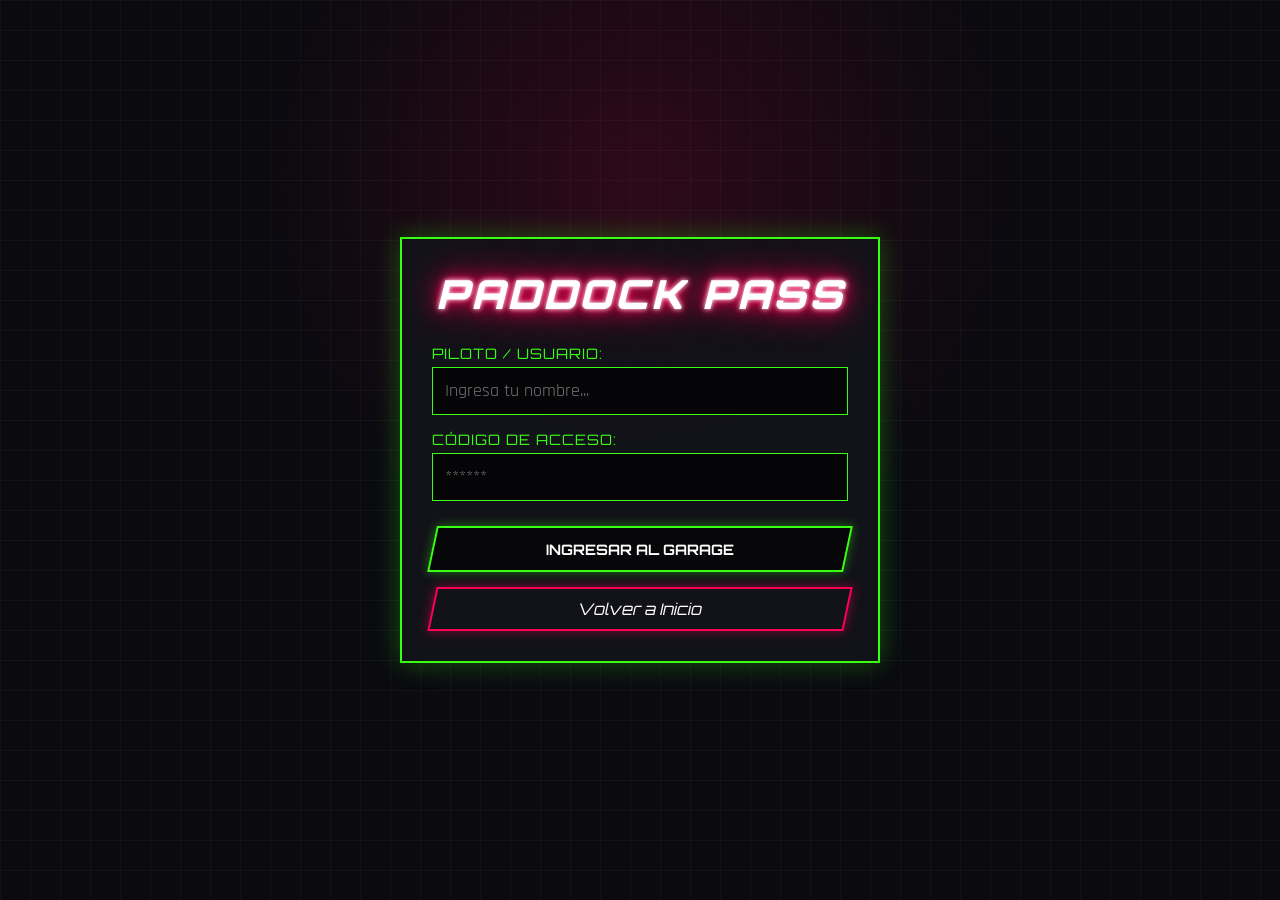
<file: menu.html>
<!DOCTYPE html>
<html lang="es">
<head>
    <meta charset="UTF-8">
    <meta name="viewport" content="width=device-width, initial-scale=1.0">
    <title>Paddock Dashboard | Tokyo Drift Edition</title>
    <link rel="preconnect" href="https://fonts.googleapis.com">
    <link rel="preconnect" href="https://fonts.gstatic.com" crossorigin>
    <link href="https://fonts.googleapis.com/css2?family=Orbitron:wght@400;700;900&family=Rajdhani:wght@500;700&display=swap" rel="stylesheet">

    <style>
        /* CONFIGURACIÓN DE COLORES Y ESTILOS GLOBALES DEL SITIO */
        :root {
            --bg-color: #0a0a0f;
            --text-color: #ffffff;
            --accent-pink: #ff0055;
            --accent-green: #39ff14;
            --accent-cyan: #00f0ff;
            --card-bg: rgba(18, 18, 26, 0.95);
        }

        * {
            box-sizing: border-box;
            margin: 0;
            padding: 0;
        }

        body {
            background-color: var(--bg-color);
            background-image: 
                radial-gradient(circle at 50% 20%, rgba(255, 0, 85, 0.15), transparent 40%),
                linear-gradient(rgba(255, 255, 255, 0.03) 1px, transparent 1px),
                linear-gradient(90deg, rgba(255, 255, 255, 0.03) 1px, transparent 1px);
            background-size: 100% 100%, 30px 30px, 30px 30px;
            font-family: 'Rajdhani', sans-serif;
            color: var(--text-color);
            min-height: 100vh;
            padding: 20px 10px;
        }

        /* HEADER Y TITULOS */
        .contenedor-titulo {
            text-align: center;
            margin-bottom: 25px;
        }

        .titulo {
            font-family: 'Orbitron', sans-serif;
            font-size: 2.5rem;
            font-weight: 900;
            text-transform: uppercase;
            font-style: italic;
            letter-spacing: 3px;
            color: var(--text-color);
            text-shadow: 
                0 0 5px #fff,
                0 0 10px var(--accent-pink),
                0 0 20px var(--accent-pink),
                0 0 40px var(--accent-pink);
        }

        .saludo-usuario {
            font-family: 'Orbitron', sans-serif;
            font-size: 1.5rem;
            color: var(--accent-cyan);
            text-shadow: 0 0 10px rgba(0, 240, 255, 0.7);
            margin-top: 10px;
            text-transform: uppercase;
        }

        /* CONTENEDOR MENU */
        .menu-container {
            max-width: 900px;
            margin: 0 auto;
            background: var(--card-bg);
            border: 2px solid var(--accent-pink);
            box-shadow: 0 0 25px rgba(255, 0, 85, 0.3);
            padding: 30px;
        }

        .subtitulo {
            font-family: 'Orbitron', sans-serif;
            color: var(--accent-green);
            font-size: 1.2rem;
            margin-bottom: 20px;
            text-align: center;
            letter-spacing: 1.5px;
        }

        /* REJILLA DE ACCESOS DIRECTOS */
        .grid-menu {
            display: grid;
            grid-template-columns: repeat(auto-fit, minmax(250px, 1fr));
            gap: 20px;
            margin-top: 20px;
        }

        .card-seccion {
            background: rgba(0, 0, 0, 0.6);
            border: 2px solid var(--accent-cyan);
            box-shadow: 0 0 10px rgba(0, 240, 255, 0.3);
            padding: 20px;
            text-align: center;
            transition: all 0.3s ease;
            display: flex;
            flex-direction: column;
            justify-content: space-between;
        }

        .card-seccion:hover {
            border-color: var(--accent-green);
            box-shadow: 0 0 20px rgba(57, 255, 20, 0.5);
            transform: translateY(-5px);
        }

        .card-seccion h3 {
            font-family: 'Orbitron', sans-serif;
            color: var(--accent-pink);
            font-size: 1.3rem;
            margin-bottom: 10px;
        }

        .card-seccion p {
            color: #d1d5db;
            font-size: 1rem;
            margin-bottom: 15px;
        }

        /* BOTONES GLOBALES DEL SITIO */
        .boton_1 {
            font-family: 'Orbitron', sans-serif;
            font-weight: 700;
            font-size: 0.85rem;
            text-transform: uppercase;
            padding: 10px 18px;
            color: #fff;
            background: rgba(0, 0, 0, 0.8);
            border: 2px solid var(--accent-green);
            box-shadow: 0 0 10px rgba(57, 255, 20, 0.4);
            cursor: pointer;
            transition: all 0.2s ease-in-out;
            transform: skewX(-12deg);
            text-decoration: none;
            display: inline-block;
        }

        .boton_1 span {
            display: inline-block;
            transform: skewX(12deg);
        }

        .boton_1:hover {
            background: var(--accent-green);
            color: #000;
            box-shadow: 0 0 20px var(--accent-green);
            transform: skewX(-12deg) scale(1.05);
        }

        .btn-cerrar {
            display: block;
            margin: 30px auto 0;
            text-align: center;
            border-color: var(--accent-pink);
            box-shadow: 0 0 10px rgba(255, 0, 85, 0.4);
        }

        .btn-cerrar:hover {
            background: var(--accent-pink);
            color: #fff;
            box-shadow: 0 0 20px var(--accent-pink);
        }

        @media (max-width: 768px) {
            .titulo {
                font-size: 1.8rem;
            }
            .saludo-usuario {
                font-size: 1.2rem;
            }
        }
    </style>
</head>
<body>

    <main class="menu-container">
        <header class="contenedor-titulo">
            <h1 class="titulo">MS Performance</h1>
            <div class="saludo-usuario" id="mensaje-saludo">¡Hola, Piloto!</div>
        </header>

        <p class="subtitulo">SELECCIONA TU DESTINO EN EL PADDOCK</p>

        <div class="grid-menu">
            <div class="card-seccion">
                <h3>Night Drift Canvas</h3>
                <p>Compite en la pista nocturna evadiendo obstáculos a alta velocidad.</p>
                <a href="juego.html" class="boton_1"><span>Entrar a Pista</span></a>
            </div>

            <div class="card-seccion">
                <h3>Diario de Bordo</h3>
                <p>Escribe y administra tus registros, ideas de tuning y bitácoras.</p>
                <a href="diario.html" class="boton_1"><span>Ver Diario</span></a>
            </div>

            <div class="card-seccion">
                <h3>Checklist Pits</h3>
                <p>Organiza tus tareas pendientes, optimizaciones y deberes escolares.</p>
                <a href="tareas.html" class="boton_1"><span>Ver Checklists</span></a>
            </div>

            <div class="card-seccion">
                <h3>Calculadora MS</h3>
                <p>Calcula tu rendimiento académico e historial de calificaciones.</p>
                <a href="notas.html" class="boton_1"><span>Calcular Notas</span></a>
            </div>
        </div>

        <a href="index.html" class="boton_1 btn-cerrar" id="btn-logout"><span>Cerrar Sesión</span></a>
    </main>

    <script>
        // Acceso restringido: si no hay sesión activa, redirigir al login
        if (!localStorage.getItem('usuarioPiloto')) {
            window.location.replace('Registro.html');
        }

        // Cargar y mostrar el nombre guardado en localStorage
        const nombreGuardado = localStorage.getItem('usuarioPiloto') || 'Piloto Anónimo';
        document.getElementById('mensaje-saludo').textContent = `¡Hola, ${nombreGuardado}!`;

        // Cerrar sesión
        document.getElementById('btn-logout').addEventListener('click', () => {
            localStorage.removeItem('usuarioPiloto');
            window.location.href = 'index.html';
        });
    </script>
</body>
</html>
</file>
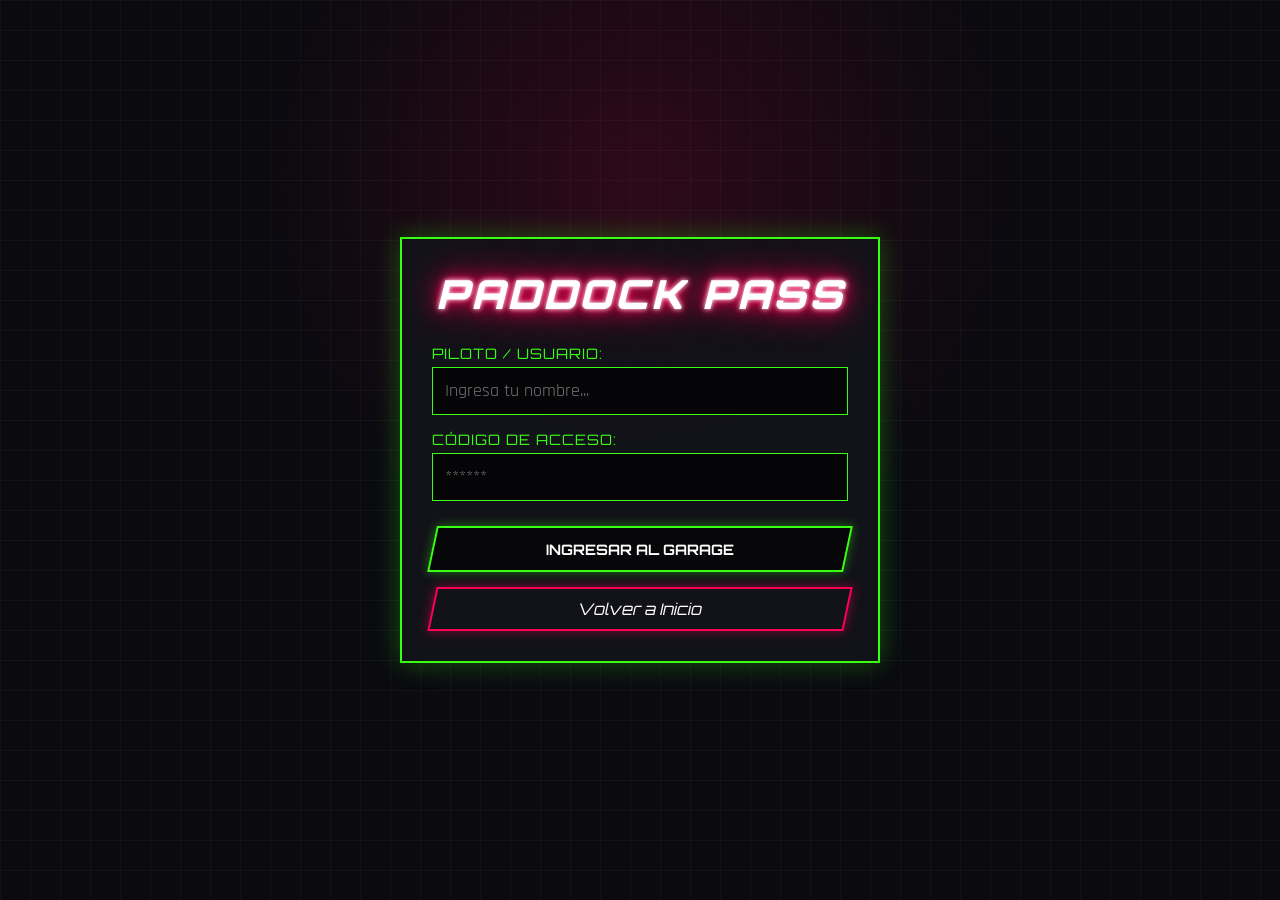
<file: notas.html>
<!DOCTYPE html>
<html lang="es">
<head>
    <meta charset="UTF-8">
    <meta name="viewport" content="width=device-width, initial-scale=1.0">
    <title>Calculadora MS | Tokyo Drift Edition</title>
    <link rel="preconnect" href="https://fonts.googleapis.com">
    <link rel="preconnect" href="https://fonts.gstatic.com" crossorigin>
    <link href="https://fonts.googleapis.com/css2?family=Orbitron:wght@400;700;900&family=Rajdhani:wght@500;700&display=swap" rel="stylesheet">

    <style>
        /* CONFIGURACIÓN DE COLORES Y ESTILOS GLOBALES DEL SITIO */
        :root {
            --bg-color: #0a0a0f;
            --text-color: #ffffff;
            --accent-pink: #ff0055;
            --accent-green: #39ff14;
            --accent-cyan: #00f0ff;
            --card-bg: rgba(18, 18, 26, 0.95);
        }

        * {
            box-sizing: border-box;
            margin: 0;
            padding: 0;
        }

        body {
            background-color: var(--bg-color);
            background-image: 
                radial-gradient(circle at 50% 20%, rgba(255, 0, 85, 0.15), transparent 40%),
                linear-gradient(rgba(255, 255, 255, 0.03) 1px, transparent 1px),
                linear-gradient(90deg, rgba(255, 255, 255, 0.03) 1px, transparent 1px);
            background-size: 100% 100%, 30px 30px, 30px 30px;
            font-family: 'Rajdhani', sans-serif;
            color: var(--text-color);
            min-height: 100vh;
            padding: 20px 10px;
        }

        /* HEADER Y TITULOS */
        .contenedor-titulo {
            text-align: center;
            margin-bottom: 20px;
        }

        .titulo {
            font-family: 'Orbitron', sans-serif;
            font-size: 2.3rem;
            font-weight: 900;
            text-transform: uppercase;
            font-style: italic;
            letter-spacing: 3px;
            color: var(--text-color);
            text-shadow: 
                0 0 5px #fff,
                0 0 10px var(--accent-pink),
                0 0 20px var(--accent-pink);
        }

        .contenedor-calculadora {
            max-width: 800px;
            margin: 0 auto;
            background: var(--card-bg);
            border: 2px solid var(--accent-green);
            box-shadow: 0 0 25px rgba(57, 255, 20, 0.3);
            padding: 25px;
        }

        /* TARJETA DE PROMEDIO GENERAL */
        .card-promedio {
            background: rgba(0, 0, 0, 0.8);
            border: 2px solid var(--accent-cyan);
            box-shadow: 0 0 15px rgba(0, 240, 255, 0.3);
            padding: 20px;
            text-align: center;
            margin-bottom: 25px;
        }

        .card-promedio h2 {
            font-family: 'Orbitron', sans-serif;
            font-size: 1.1rem;
            color: var(--accent-cyan);
            margin-bottom: 5px;
            letter-spacing: 1px;
        }

        .valor-promedio {
            font-family: 'Orbitron', sans-serif;
            font-size: 3rem;
            font-weight: 900;
            color: var(--accent-green);
            text-shadow: 0 0 15px var(--accent-green);
        }

        /* FORMULARIO NOTAS */
        .form-notas {
            display: grid;
            grid-template-columns: 2fr 1fr 1fr auto;
            gap: 10px;
            margin-bottom: 25px;
            align-items: end;
        }

        .group-input {
            display: flex;
            flex-direction: column;
            gap: 5px;
        }

        .group-input label {
            font-family: 'Orbitron', sans-serif;
            font-size: 0.8rem;
            color: var(--accent-green);
        }

        .group-input input {
            padding: 10px;
            border: 1px solid var(--accent-green);
            background: rgba(0, 0, 0, 0.7);
            color: #fff;
            font-family: 'Rajdhani', sans-serif;
            font-size: 1rem;
            outline: none;
        }

        .group-input input:focus {
            box-shadow: 0 0 10px var(--accent-green);
        }

        /* BOTONES GLOBALES */
        .boton_1 {
            font-family: 'Orbitron', sans-serif;
            font-weight: 700;
            font-size: 0.85rem;
            text-transform: uppercase;
            padding: 11px 18px;
            color: #fff;
            background: rgba(0, 0, 0, 0.8);
            border: 2px solid var(--accent-green);
            box-shadow: 0 0 10px rgba(57, 255, 20, 0.4);
            cursor: pointer;
            transition: all 0.2s ease-in-out;
            transform: skewX(-12deg);
            text-decoration: none;
            display: inline-block;
        }

        .boton_1 span {
            display: inline-block;
            transform: skewX(12deg);
        }

        .boton_1:hover {
            background: var(--accent-green);
            color: #000;
            box-shadow: 0 0 20px var(--accent-green);
            transform: skewX(-12deg) scale(1.05);
        }

        .btn-menu {
            display: block;
            margin: 25px auto 0;
            text-align: center;
            border-color: var(--accent-pink);
            box-shadow: 0 0 10px rgba(255, 0, 85, 0.4);
            max-width: 200px;
        }

        .btn-menu:hover {
            background: var(--accent-pink);
            color: #fff;
            box-shadow: 0 0 20px var(--accent-pink);
        }

        /* TABLA DE NOTAS */
        .tabla-notas {
            width: 100%;
            border-collapse: collapse;
            background: rgba(0, 0, 0, 0.5);
        }

        .tabla-notas th, .tabla-notas td {
            border: 1px solid rgba(57, 255, 20, 0.3);
            padding: 10px;
            text-align: center;
        }

        .tabla-notas th {
            font-family: 'Orbitron', sans-serif;
            background: rgba(57, 255, 20, 0.15);
            color: var(--accent-green);
            font-size: 0.85rem;
        }

        .btn-del {
            background: transparent;
            border: 1px solid #ff3939;
            color: #ff3939;
            padding: 4px 8px;
            font-family: 'Orbitron', sans-serif;
            font-size: 0.75rem;
            cursor: pointer;
        }

        .btn-del:hover {
            background: #ff3939;
            color: #fff;
        }

        @media (max-width: 768px) {
            .titulo {
                font-size: 1.8rem;
            }
            .form-notas {
                grid-template-columns: 1fr;
            }
            .boton_1 {
                width: 100%;
                text-align: center;
            }
        }
    </style>
</head>
<body>

    <main class="contenedor-calculadora">
        <header class="contenedor-titulo">
            <h1 class="titulo">Calculadora MS</h1>
        </header>

        <div class="card-promedio">
            <h2>PROMEDIO GENERAL DE PERFORMANCE</h2>
            <div class="valor-promedio" id="promedio-total">0.0</div>
        </div>

        <form class="form-notas" id="form-notas">
            <div class="group-input">
                <label for="materia">MATERIA / EVALUACIÓN:</label>
                <input type="text" id="materia" placeholder="Ej: Matemáticas" required>
            </div>
            <div class="group-input">
                <label for="nota">NOTA (0 - 5.0):</label>
                <input type="number" id="nota" step="0.1" min="0" max="5" placeholder="4.5" required>
            </div>
            <div class="group-input">
                <label for="porcentaje">PESO (%):</label>
                <input type="number" id="porcentaje" min="1" max="100" placeholder="25" required>
            </div>
            <button type="submit" class="boton_1"><span>+ Agregar</span></button>
        </form>

        <div style="overflow-x: auto;">
            <table class="tabla-notas">
                <thead>
                    <tr>
                        <th>Materia</th>
                        <th>Nota</th>
                        <th>Porcentaje</th>
                        <th>Puntos</th>
                        <th>Acción</th>
                    </tr>
                </thead>
                <tbody id="cuerpo-tabla">
                    </tbody>
            </table>
        </div>

        <a href="menu.html" class="boton_1 btn-menu"><span>Volver al Menú</span></a>
    </main>

    <script>
        const formNotas = document.getElementById('form-notas');
        const cuerpoTabla = document.getElementById('cuerpo-tabla');
        const promedioTotal = document.getElementById('promedio-total');

        // Acceso restringido: si no hay sesión activa, redirigir al login
        if (!localStorage.getItem('usuarioPiloto')) {
            window.location.replace('Registro.html');
        }

        // Cargar notas desde localStorage y recalcular
        function cargarNotas() {
            cuerpoTabla.innerHTML = '';
            const listaNotas = JSON.parse(localStorage.getItem('notasAcademicas')) || [];
            
            let sumaPuntos = 0;
            let sumaPorcentajes = 0;

            if (listaNotas.length === 0) {
                cuerpoTabla.innerHTML = '<tr><td colspan="5" style="color: #888;">No hay notas registradas.</td></tr>';
                promedioTotal.textContent = '0.0';
                return;
            }

            listaNotas.forEach((item, index) => {
                const puntos = (item.nota * (item.porcentaje / 100));
                sumaPuntos += puntos;
                sumaPorcentajes += Number(item.porcentaje);

                const tr = document.createElement('tr');

                const tdMateria = document.createElement('td');
                tdMateria.textContent = item.materia;

                const tdNota = document.createElement('td');
                tdNota.style.color = 'var(--accent-cyan)';
                tdNota.style.fontWeight = 'bold';
                tdNota.textContent = item.nota.toFixed(1);

                const tdPorcentaje = document.createElement('td');
                tdPorcentaje.textContent = item.porcentaje + '%';

                const tdPuntos = document.createElement('td');
                tdPuntos.textContent = puntos.toFixed(2);

                const tdAccion = document.createElement('td');
                const btnDel = document.createElement('button');
                btnDel.className = 'btn-del';
                btnDel.textContent = 'X';
                btnDel.addEventListener('click', () => borrarNota(index));
                tdAccion.appendChild(btnDel);

                tr.appendChild(tdMateria);
                tr.appendChild(tdNota);
                tr.appendChild(tdPorcentaje);
                tr.appendChild(tdPuntos);
                tr.appendChild(tdAccion);
                cuerpoTabla.appendChild(tr);
            });

            // Ajuste del promedio
            const promedioFinal = sumaPorcentajes > 0 ? (sumaPuntos / (sumaPorcentajes / 100)) : 0;
            promedioTotal.textContent = promedioFinal.toFixed(2);
        }

        // Agregar nueva nota
        formNotas.addEventListener('submit', (e) => {
            e.preventDefault();
            const materia = document.getElementById('materia').value.trim();
            const nota = parseFloat(document.getElementById('nota').value);
            const porcentaje = parseFloat(document.getElementById('porcentaje').value);

            const listaNotas = JSON.parse(localStorage.getItem('notasAcademicas')) || [];
            listaNotas.unshift({ materia, nota, porcentaje });

            localStorage.setItem('notasAcademicas', JSON.stringify(listaNotas));
            formNotas.reset();
            cargarNotas();
        });

        // Borrar nota
        function borrarNota(index) {
            const listaNotas = JSON.parse(localStorage.getItem('notasAcademicas')) || [];
            listaNotas.splice(index, 1);
            localStorage.setItem('notasAcademicas', JSON.stringify(listaNotas));
            cargarNotas();
        }

        // Inicializar
        cargarNotas();
    </script>
</body>
</html>
</file>
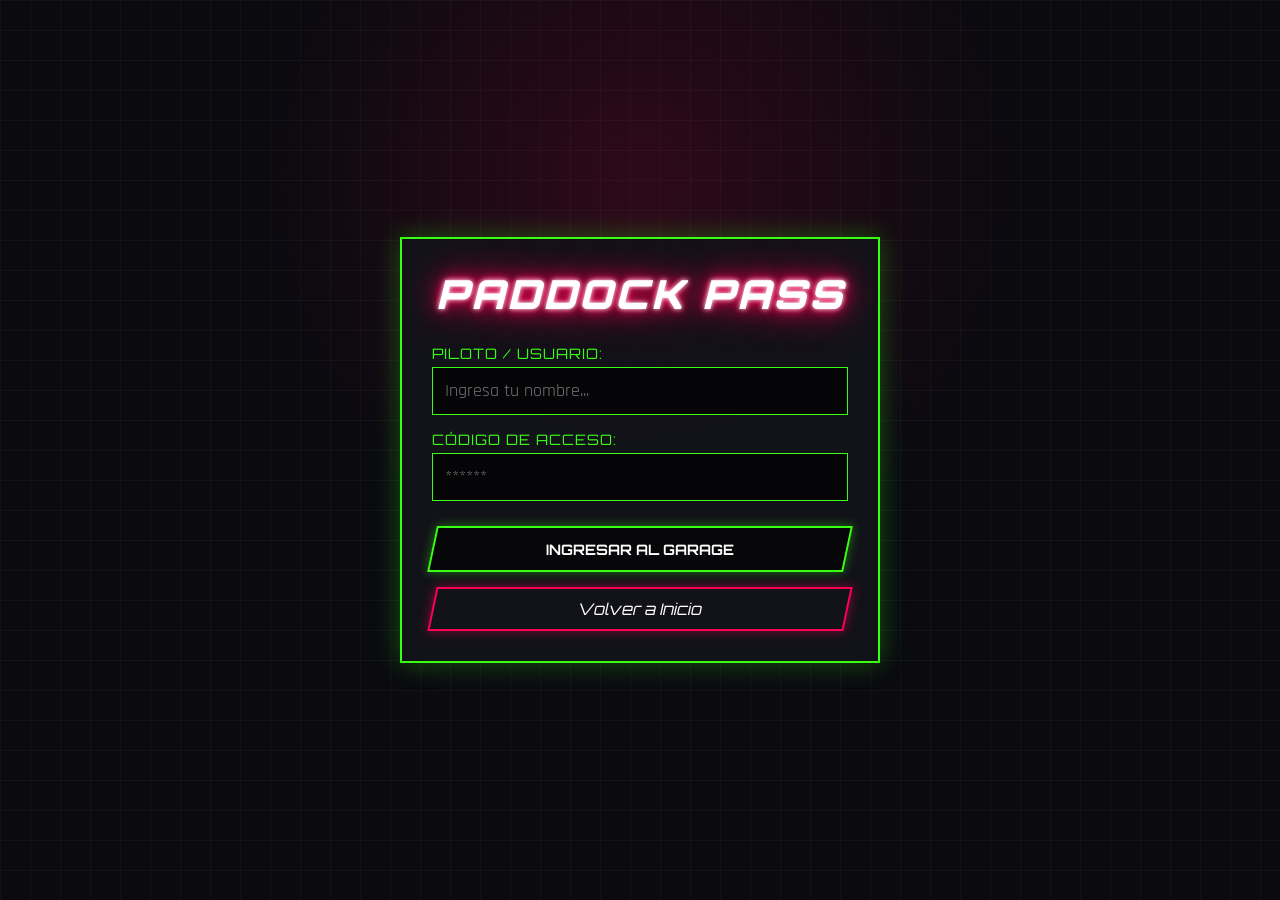
<file: Registro.html>
<!DOCTYPE html>
<html lang="es">
<head>
    <meta charset="UTF-8">
    <meta name="viewport" content="width=device-width, initial-scale=1.0">
    <title>Paddock Pass | Tokyo Drift Edition</title>
    <link rel="preconnect" href="https://fonts.googleapis.com">
    <link rel="preconnect" href="https://fonts.gstatic.com" crossorigin>
    <link href="https://fonts.googleapis.com/css2?family=Orbitron:wght@400;700;900&family=Rajdhani:wght@500;700&display=swap" rel="stylesheet">

    <style>
        :root {
            --bg-color: #0a0a0f;
            --text-color: #ffffff;
            --accent-pink: #ff0055;
            --accent-green: #39ff14;
            --accent-cyan: #00f0ff;
            --card-bg: rgba(18, 18, 26, 0.95);
        }

        * {
            box-sizing: border-box;
            margin: 0;
            padding: 0;
        }

        body {
            background-color: var(--bg-color);
            background-image: 
                radial-gradient(circle at 50% 20%, rgba(255, 0, 85, 0.15), transparent 40%),
                linear-gradient(rgba(255, 255, 255, 0.03) 1px, transparent 1px),
                linear-gradient(90deg, rgba(255, 255, 255, 0.03) 1px, transparent 1px);
            background-size: 100% 100%, 30px 30px, 30px 30px;
            font-family: 'Rajdhani', sans-serif;
            color: var(--text-color);
            min-height: 100vh;
            display: flex;
            justify-content: center;
            align-items: center;
            padding: 20px 10px;
        }

        .contenedor-titulo {
            text-align: center;
            margin-bottom: 25px;
        }

        .titulo {
            font-family: 'Orbitron', sans-serif;
            font-size: 2.5rem;
            font-weight: 900;
            text-transform: uppercase;
            font-style: italic;
            letter-spacing: 3px;
            color: var(--text-color);
            text-shadow: 
                0 0 5px #fff,
                0 0 10px var(--accent-pink),
                0 0 20px var(--accent-pink),
                0 0 40px var(--accent-pink);
        }

        .registro-box {
            width: 100%;
            max-width: 480px;
            background: var(--card-bg);
            border: 2px solid var(--accent-green);
            box-shadow: 0 0 25px rgba(57, 255, 20, 0.3);
            padding: 30px;
            text-align: center;
        }

        .registro-box label {
            display: block;
            margin-top: 15px;
            font-family: 'Orbitron', sans-serif;
            color: var(--accent-green);
            text-align: left;
            font-size: 0.9rem;
            letter-spacing: 1px;
        }

        .registro-box input {
            width: 100%;
            padding: 12px;
            margin-top: 5px;
            border: 1px solid var(--accent-green);
            background: rgba(0, 0, 0, 0.7);
            color: #fff;
            font-family: 'Rajdhani', sans-serif;
            font-size: 1.1rem;
            outline: none;
        }

        .registro-box input:focus {
            box-shadow: 0 0 10px var(--accent-green);
        }

        .boton_1 {
            font-family: 'Orbitron', sans-serif;
            font-weight: 700;
            font-size: 0.9rem;
            text-transform: uppercase;
            padding: 12px 24px;
            color: #fff;
            background: rgba(0, 0, 0, 0.6);
            border: 2px solid var(--accent-green);
            box-shadow: 0 0 10px rgba(57, 255, 20, 0.4);
            cursor: pointer;
            transition: all 0.2s ease-in-out;
            transform: skewX(-12deg);
            text-decoration: none;
            display: inline-block;
        }

        .boton_1 span {
            display: inline-block;
            transform: skewX(12deg);
        }

        .boton_1:hover {
            background: var(--accent-green);
            color: #000;
            box-shadow: 0 0 20px var(--accent-green);
            transform: skewX(-12deg) scale(1.05);
        }

        .btn-enviar {
            margin-top: 25px;
            width: 100%;
        }

        .btn-volver {
            margin-top: 15px;
            padding: 10px 20px;
            color: #fff;
            background: transparent;
            border: 2px solid var(--accent-pink);
            box-shadow: 0 0 10px rgba(255, 0, 85, 0.5);
            cursor: pointer;
            font-family: 'Orbitron', sans-serif;
            transform: skewX(-12deg);
            transition: all 0.2s;
            text-decoration: none;
            display: inline-block;
            width: 100%;
        }

        .btn-volver:hover {
            background: var(--accent-pink);
            color: #fff;
            box-shadow: 0 0 20px var(--accent-pink);
        }
    </style>
</head>
<body>

    <div class="registro-box">
        <header class="contenedor-titulo">
            <h1 class="titulo">Paddock Pass</h1>
        </header>

        <form id="form-registro">
            <label for="nombre">PILOTO / USUARIO:</label>
            <input type="text" id="nombre" name="nombre" placeholder="Ingresa tu nombre..." required>

            <label for="password">CÓDIGO DE ACCESO:</label>
            <input type="password" id="password" name="password" placeholder="******" required>

            <button type="submit" class="boton_1 btn-enviar"><span>Ingresar al Garage</span></button>
            <p id="mensaje-error" style="display:none; margin-top:15px; color:#ff3939; font-family:'Orbitron', sans-serif; font-size:0.85rem; letter-spacing:1px;">Acceso Denegado: Usuario o contraseña incorrectos.</p>
        </form>

        <a href="index.html" class="btn-volver"><span>Volver a Inicio</span></a>
    </div>

    <script>
        const formRegistro = document.getElementById('form-registro');

        formRegistro.addEventListener('submit', (e) => {
            e.preventDefault();
            const usuarioInput = document.getElementById('nombre').value.trim();
            const passwordInput = document.getElementById('password').value.trim();

            const registrados = JSON.parse(localStorage.getItem('usuariosRegistrados')) || [];
            const accesoValido = (usuarioInput === 'Martin_ms' && passwordInput === 'Mabesi2508') ||
                                 registrados.some(u => u.usuario === usuarioInput && u.contrasena === passwordInput);

            if (accesoValido) {
                localStorage.setItem('usuarioPiloto', usuarioInput);
                // Redirige directamente al menu.html
                window.location.href = 'menu.html';
            } else {
                document.getElementById('mensaje-error').style.display = 'block';
            }
        });
    </script>
</body>
</html>
</file>
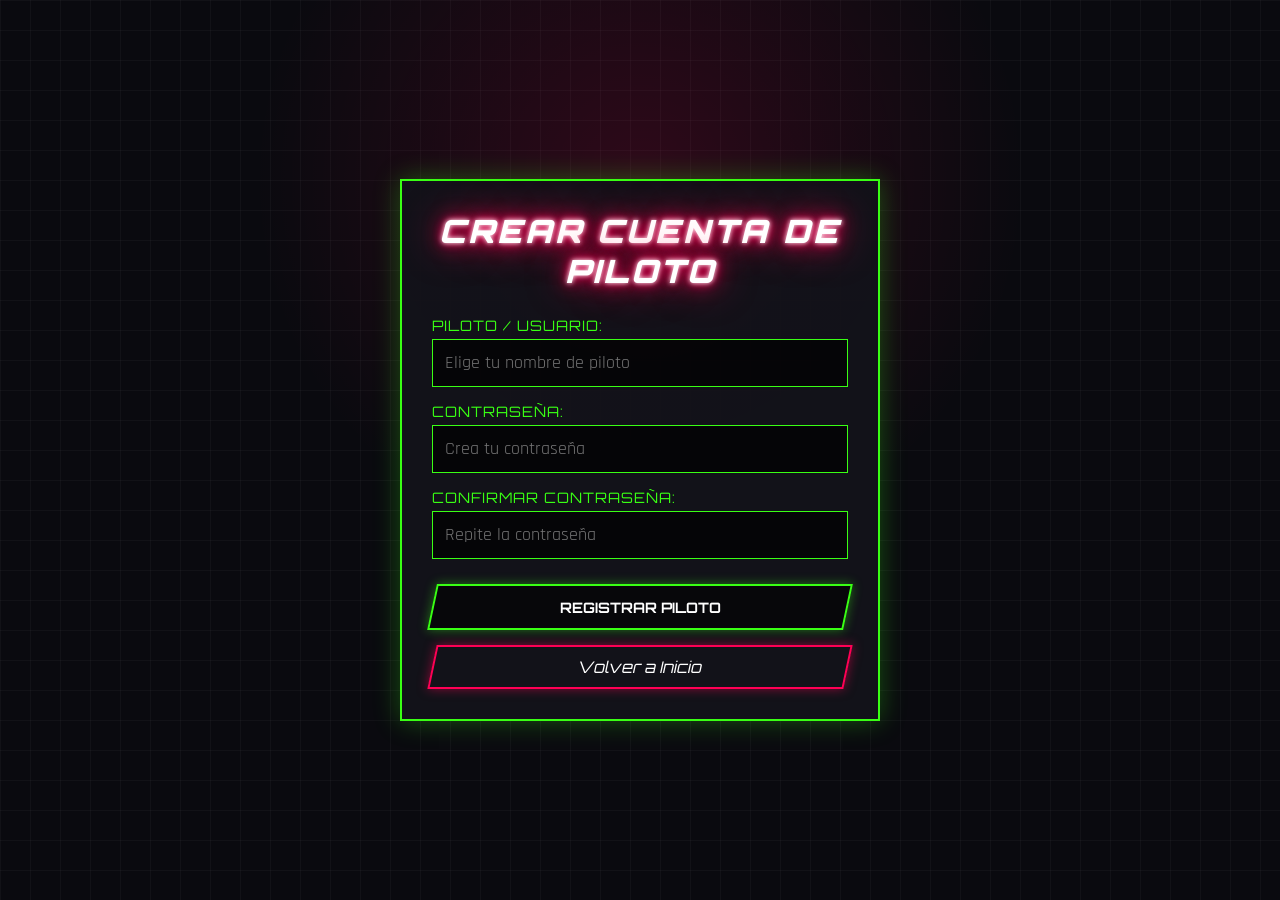
<file: registro_nuevo.html>
<!DOCTYPE html>
<html lang="es">
<head>
    <meta charset="UTF-8">
    <meta name="viewport" content="width=device-width, initial-scale=1.0">
    <title>Crear Cuenta | Tokyo Drift Edition</title>
    <link rel="preconnect" href="https://fonts.googleapis.com">
    <link rel="preconnect" href="https://fonts.gstatic.com" crossorigin>
    <link href="https://fonts.googleapis.com/css2?family=Orbitron:wght@400;700;900&family=Rajdhani:wght@500;700&display=swap" rel="stylesheet">

    <style>
        :root {
            --bg-color: #0a0a0f;
            --text-color: #ffffff;
            --accent-pink: #ff0055;
            --accent-green: #39ff14;
            --accent-cyan: #00f0ff;
            --card-bg: rgba(18, 18, 26, 0.95);
        }

        * {
            box-sizing: border-box;
            margin: 0;
            padding: 0;
        }

        body {
            background-color: var(--bg-color);
            background-image: 
                radial-gradient(circle at 50% 20%, rgba(255, 0, 85, 0.15), transparent 40%),
                linear-gradient(rgba(255, 255, 255, 0.03) 1px, transparent 1px),
                linear-gradient(90deg, rgba(255, 255, 255, 0.03) 1px, transparent 1px);
            background-size: 100% 100%, 30px 30px, 30px 30px;
            font-family: 'Rajdhani', sans-serif;
            color: var(--text-color);
            min-height: 100vh;
            display: flex;
            justify-content: center;
            align-items: center;
            padding: 20px 10px;
        }

        .contenedor-titulo {
            text-align: center;
            margin-bottom: 25px;
        }

        .titulo {
            font-family: 'Orbitron', sans-serif;
            font-size: 2rem;
            font-weight: 900;
            text-transform: uppercase;
            font-style: italic;
            letter-spacing: 3px;
            color: var(--text-color);
            text-shadow: 
                0 0 5px #fff,
                0 0 10px var(--accent-pink),
                0 0 20px var(--accent-pink),
                0 0 40px var(--accent-pink);
        }

        .registro-box {
            width: 100%;
            max-width: 480px;
            background: var(--card-bg);
            border: 2px solid var(--accent-green);
            box-shadow: 0 0 25px rgba(57, 255, 20, 0.3);
            padding: 30px;
            text-align: center;
        }

        .registro-box label {
            display: block;
            margin-top: 15px;
            font-family: 'Orbitron', sans-serif;
            color: var(--accent-green);
            text-align: left;
            font-size: 0.9rem;
            letter-spacing: 1px;
        }

        .registro-box input {
            width: 100%;
            padding: 12px;
            margin-top: 5px;
            border: 1px solid var(--accent-green);
            background: rgba(0, 0, 0, 0.7);
            color: #fff;
            font-family: 'Rajdhani', sans-serif;
            font-size: 1.1rem;
            outline: none;
        }

        .registro-box input:focus {
            box-shadow: 0 0 10px var(--accent-green);
        }

        .boton_1 {
            font-family: 'Orbitron', sans-serif;
            font-weight: 700;
            font-size: 0.9rem;
            text-transform: uppercase;
            padding: 12px 24px;
            color: #fff;
            background: rgba(0, 0, 0, 0.6);
            border: 2px solid var(--accent-green);
            box-shadow: 0 0 10px rgba(57, 255, 20, 0.4);
            cursor: pointer;
            transition: all 0.2s ease-in-out;
            transform: skewX(-12deg);
            text-decoration: none;
            display: inline-block;
        }

        .boton_1 span {
            display: inline-block;
            transform: skewX(12deg);
        }

        .boton_1:hover {
            background: var(--accent-green);
            color: #000;
            box-shadow: 0 0 20px var(--accent-green);
            transform: skewX(-12deg) scale(1.05);
        }

        .btn-enviar {
            margin-top: 25px;
            width: 100%;
        }

        .btn-volver {
            margin-top: 15px;
            padding: 10px 20px;
            color: #fff;
            background: transparent;
            border: 2px solid var(--accent-pink);
            box-shadow: 0 0 10px rgba(255, 0, 85, 0.5);
            cursor: pointer;
            font-family: 'Orbitron', sans-serif;
            transform: skewX(-12deg);
            transition: all 0.2s;
            text-decoration: none;
            display: inline-block;
            width: 100%;
        }

        .btn-volver:hover {
            background: var(--accent-pink);
            color: #fff;
            box-shadow: 0 0 20px var(--accent-pink);
        }
    </style>
</head>
<body>

    <div class="registro-box">
        <header class="contenedor-titulo">
            <h1 class="titulo">Crear Cuenta de Piloto</h1>
        </header>

        <form id="form-registro-nuevo">
            <label for="nuevo-nombre">PILOTO / USUARIO:</label>
            <input type="text" id="nuevo-nombre" name="nuevo-nombre" placeholder="Elige tu nombre de piloto" required>

            <label for="nuevo-password">CONTRASEÑA:</label>
            <input type="password" id="nuevo-password" name="nuevo-password" placeholder="Crea tu contraseña" required>

            <label for="confirmar-password">CONFIRMAR CONTRASEÑA:</label>
            <input type="password" id="confirmar-password" name="confirmar-password" placeholder="Repite la contraseña" required>

            <button type="submit" class="boton_1 btn-enviar"><span>Registrar Piloto</span></button>
            <p id="mensaje-error" style="display:none; margin-top:15px; color:#ff3939; font-family:'Orbitron', sans-serif; font-size:0.85rem; letter-spacing:1px;"></p>
        </form>

        <a href="index.html" class="btn-volver"><span>Volver a Inicio</span></a>
    </div>

    <script>
        const formNuevo = document.getElementById('form-registro-nuevo');
        const mensajeError = document.getElementById('mensaje-error');

        function mostrarError(texto) {
            mensajeError.textContent = texto;
            mensajeError.style.display = 'block';
        }

        formNuevo.addEventListener('submit', (e) => {
            e.preventDefault();
            const usuario = document.getElementById('nuevo-nombre').value.trim();
            const password = document.getElementById('nuevo-password').value.trim();
            const confirmar = document.getElementById('confirmar-password').value.trim();

            if (usuario.length < 3) {
                mostrarError('El usuario debe tener al menos 3 caracteres.');
                return;
            }
            if (password.length < 4) {
                mostrarError('La contraseña debe tener al menos 4 caracteres.');
                return;
            }
            if (password !== confirmar) {
                mostrarError('Las contraseñas no coinciden.');
                return;
            }

            const registrados = JSON.parse(localStorage.getItem('usuariosRegistrados')) || [];
            if (registrados.some(u => u.usuario === usuario)) {
                mostrarError('Ese usuario ya está registrado. Elige otro.');
                return;
            }

            registrados.push({ usuario: usuario, contrasena: password });
            localStorage.setItem('usuariosRegistrados', JSON.stringify(registrados));
            localStorage.setItem('usuarioPiloto', usuario);

            // Registro exitoso: lleva directo al menú
            window.location.href = 'menu.html';
        });
    </script>
</body>
</html>
</file>
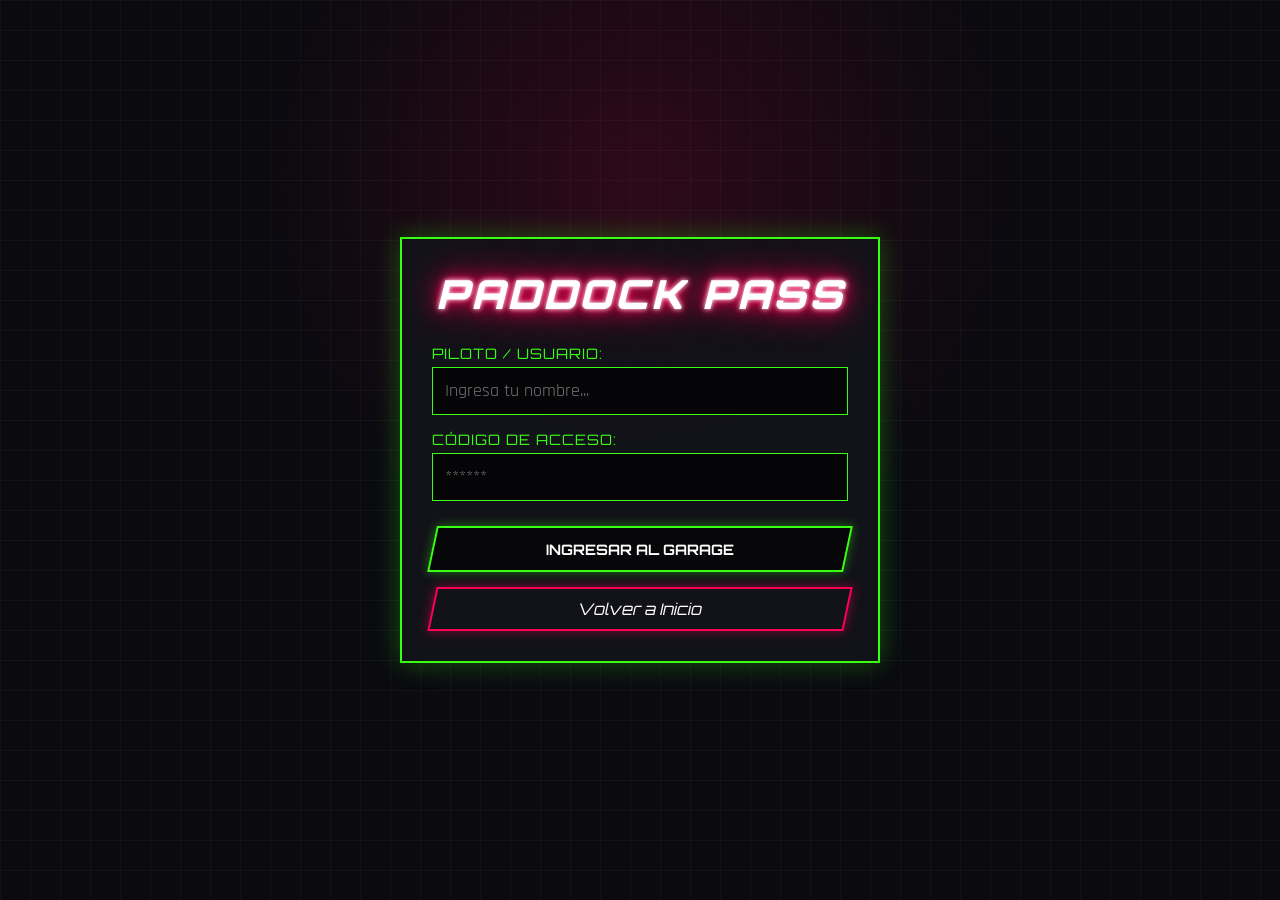
<file: tareas.html>
<!DOCTYPE html>
<html lang="es">
<head>
    <meta charset="UTF-8">
    <meta name="viewport" content="width=device-width, initial-scale=1.0">
    <title>Checklist Pits | Tokyo Drift Edition</title>
    <link rel="preconnect" href="https://fonts.googleapis.com">
    <link rel="preconnect" href="https://fonts.gstatic.com" crossorigin>
    <link href="https://fonts.googleapis.com/css2?family=Orbitron:wght@400;700;900&family=Rajdhani:wght@500;700&display=swap" rel="stylesheet">

    <style>
        /* CONFIGURACIÓN DE COLORES Y ESTILOS GLOBALES DEL SITIO */
        :root {
            --bg-color: #0a0a0f;
            --text-color: #ffffff;
            --accent-pink: #ff0055;
            --accent-green: #39ff14;
            --accent-cyan: #00f0ff;
            --card-bg: rgba(18, 18, 26, 0.95);
        }

        * {
            box-sizing: border-box;
            margin: 0;
            padding: 0;
        }

        body {
            background-color: var(--bg-color);
            background-image: 
                radial-gradient(circle at 50% 20%, rgba(255, 0, 85, 0.15), transparent 40%),
                linear-gradient(rgba(255, 255, 255, 0.03) 1px, transparent 1px),
                linear-gradient(90deg, rgba(255, 255, 255, 0.03) 1px, transparent 1px);
            background-size: 100% 100%, 30px 30px, 30px 30px;
            font-family: 'Rajdhani', sans-serif;
            color: var(--text-color);
            min-height: 100vh;
            padding: 20px 10px;
        }

        /* HEADER Y TITULOS */
        .contenedor-titulo {
            text-align: center;
            margin-bottom: 25px;
        }

        .titulo {
            font-family: 'Orbitron', sans-serif;
            font-size: 2.5rem;
            font-weight: 900;
            text-transform: uppercase;
            font-style: italic;
            letter-spacing: 3px;
            color: var(--text-color);
            text-shadow: 
                0 0 5px #fff,
                0 0 10px var(--accent-pink),
                0 0 20px var(--accent-pink);
        }

        .contenedor-tareas {
            max-width: 750px;
            margin: 0 auto;
            background: var(--card-bg);
            border: 2px solid var(--accent-cyan);
            box-shadow: 0 0 25px rgba(0, 240, 255, 0.3);
            padding: 25px;
        }

        /* FORMULARIO AGREGAR TAREA */
        .form-tarea {
            display: flex;
            gap: 10px;
            margin-bottom: 25px;
        }

        .input-tarea {
            flex: 1;
            padding: 12px;
            border: 1px solid var(--accent-cyan);
            background: rgba(0, 0, 0, 0.7);
            color: #fff;
            font-family: 'Rajdhani', sans-serif;
            font-size: 1.1rem;
            outline: none;
        }

        .input-tarea:focus {
            box-shadow: 0 0 10px var(--accent-cyan);
        }

        /* BOTONES GLOBALES DEL SITIO */
        .boton_1 {
            font-family: 'Orbitron', sans-serif;
            font-weight: 700;
            font-size: 0.85rem;
            text-transform: uppercase;
            padding: 12px 20px;
            color: #fff;
            background: rgba(0, 0, 0, 0.8);
            border: 2px solid var(--accent-green);
            box-shadow: 0 0 10px rgba(57, 255, 20, 0.4);
            cursor: pointer;
            transition: all 0.2s ease-in-out;
            transform: skewX(-12deg);
            text-decoration: none;
            display: inline-block;
            white-space: nowrap;
        }

        .boton_1 span {
            display: inline-block;
            transform: skewX(12deg);
        }

        .boton_1:hover {
            background: var(--accent-green);
            color: #000;
            box-shadow: 0 0 20px var(--accent-green);
            transform: skewX(-12deg) scale(1.05);
        }

        .btn-menu {
            display: block;
            margin: 25px auto 0;
            text-align: center;
            border-color: var(--accent-pink);
            box-shadow: 0 0 10px rgba(255, 0, 85, 0.4);
            max-width: 200px;
        }

        .btn-menu:hover {
            background: var(--accent-pink);
            color: #fff;
            box-shadow: 0 0 20px var(--accent-pink);
        }

        /* LISTA DE TAREAS */
        .lista-tareas {
            list-style: none;
            display: flex;
            flex-direction: column;
            gap: 12px;
        }

        .item-tarea {
            background: rgba(0, 0, 0, 0.6);
            border: 1px solid var(--accent-green);
            padding: 12px 15px;
            display: flex;
            justify-content: space-between;
            align-items: center;
            transition: all 0.2s;
        }

        .item-tarea.completada {
            border-color: #555;
            background: rgba(20, 20, 20, 0.4);
            opacity: 0.6;
        }

        .texto-tarea {
            font-size: 1.15rem;
            cursor: pointer;
            flex: 1;
            margin-right: 15px;
        }

        .item-tarea.completada .texto-tarea {
            text-decoration: line-through;
            color: #888;
        }

        .acciones-tarea {
            display: flex;
            gap: 8px;
        }

        .btn-accion {
            font-family: 'Orbitron', sans-serif;
            font-size: 0.75rem;
            padding: 6px 12px;
            border: 1px solid;
            background: transparent;
            cursor: pointer;
            transition: all 0.2s;
        }

        .btn-check {
            border-color: var(--accent-green);
            color: var(--accent-green);
        }

        .btn-check:hover {
            background: var(--accent-green);
            color: #000;
        }

        .btn-del {
            border-color: #ff3939;
            color: #ff3939;
        }

        .btn-del:hover {
            background: #ff3939;
            color: #fff;
        }

        @media (max-width: 768px) {
            .titulo {
                font-size: 1.8rem;
            }
            .form-tarea {
                flex-direction: column;
            }
            .boton_1 {
                width: 100%;
                text-align: center;
            }
        }
    </style>
</head>
<body>

    <main class="contenedor-tareas">
        <header class="contenedor-titulo">
            <h1 class="titulo">Checklist Pits</h1>
        </header>

        <form class="form-tarea" id="form-tarea">
            <input type="text" class="input-tarea" id="input-tarea" placeholder="Agregar ajuste de motor, tarea escolar..." required>
            <button type="submit" class="boton_1"><span>+ Agregar</span></button>
        </form>

        <ul class="lista-tareas" id="lista-tareas">
            </ul>

        <a href="menu.html" class="boton_1 btn-menu"><span>Volver al Menú</span></a>
    </main>

    <script>
        const formTarea = document.getElementById('form-tarea');
        const inputTarea = document.getElementById('input-tarea');
        const listaTareas = document.getElementById('lista-tareas');

        // Acceso restringido: si no hay sesión activa, redirigir al login
        if (!localStorage.getItem('usuarioPiloto')) {
            window.location.replace('Registro.html');
        }

        // Cargar tareas guardadas desde localStorage
        function cargarTareas() {
            listaTareas.innerHTML = '';
            const tareas = JSON.parse(localStorage.getItem('checklistPits')) || [];

            if (tareas.length === 0) {
                listaTareas.innerHTML = '<p style="color: #888; text-align: center;">No hay tareas pendientes en Pits.</p>';
                return;
            }

            tareas.forEach((item, index) => {
                const li = document.createElement('li');
                li.className = `item-tarea ${item.completada ? 'completada' : ''}`;

                const spanTexto = document.createElement('span');
                spanTexto.className = 'texto-tarea';
                spanTexto.textContent = item.texto;
                spanTexto.addEventListener('click', () => completarTarea(index));

                const divAcciones = document.createElement('div');
                divAcciones.className = 'acciones-tarea';

                const btnCheck = document.createElement('button');
                btnCheck.className = 'btn-accion btn-check';
                btnCheck.textContent = item.completada ? 'Desmarcar' : 'Hecho';
                btnCheck.addEventListener('click', () => completarTarea(index));

                const btnDel = document.createElement('button');
                btnDel.className = 'btn-accion btn-del';
                btnDel.textContent = 'Eliminar';
                btnDel.addEventListener('click', () => borrarTarea(index));

                divAcciones.appendChild(btnCheck);
                divAcciones.appendChild(btnDel);
                li.appendChild(spanTexto);
                li.appendChild(divAcciones);
                listaTareas.appendChild(li);
            });
        }

        // Agregar nueva tarea
        formTarea.addEventListener('submit', (e) => {
            e.preventDefault();
            const texto = inputTarea.value.trim();
            if (!texto) return;

            const tareas = JSON.parse(localStorage.getItem('checklistPits')) || [];
            tareas.unshift({ texto, completada: false });

            localStorage.setItem('checklistPits', JSON.stringify(tareas));
            inputTarea.value = '';
            cargarTareas();
        });

        // Alternar estado completado/pendiente
        function completarTarea(index) {
            const tareas = JSON.parse(localStorage.getItem('checklistPits')) || [];
            tareas[index].completada = !tareas[index].completada;
            localStorage.setItem('checklistPits', JSON.stringify(tareas));
            cargarTareas();
        }

        // Eliminar tarea
        function borrarTarea(index) {
            const tareas = JSON.parse(localStorage.getItem('checklistPits')) || [];
            tareas.splice(index, 1);
            localStorage.setItem('checklistPits', JSON.stringify(tareas));
            cargarTareas();
        }

        // Inicializar
        cargarTareas();
    </script>
</body>
</html>
</file>
